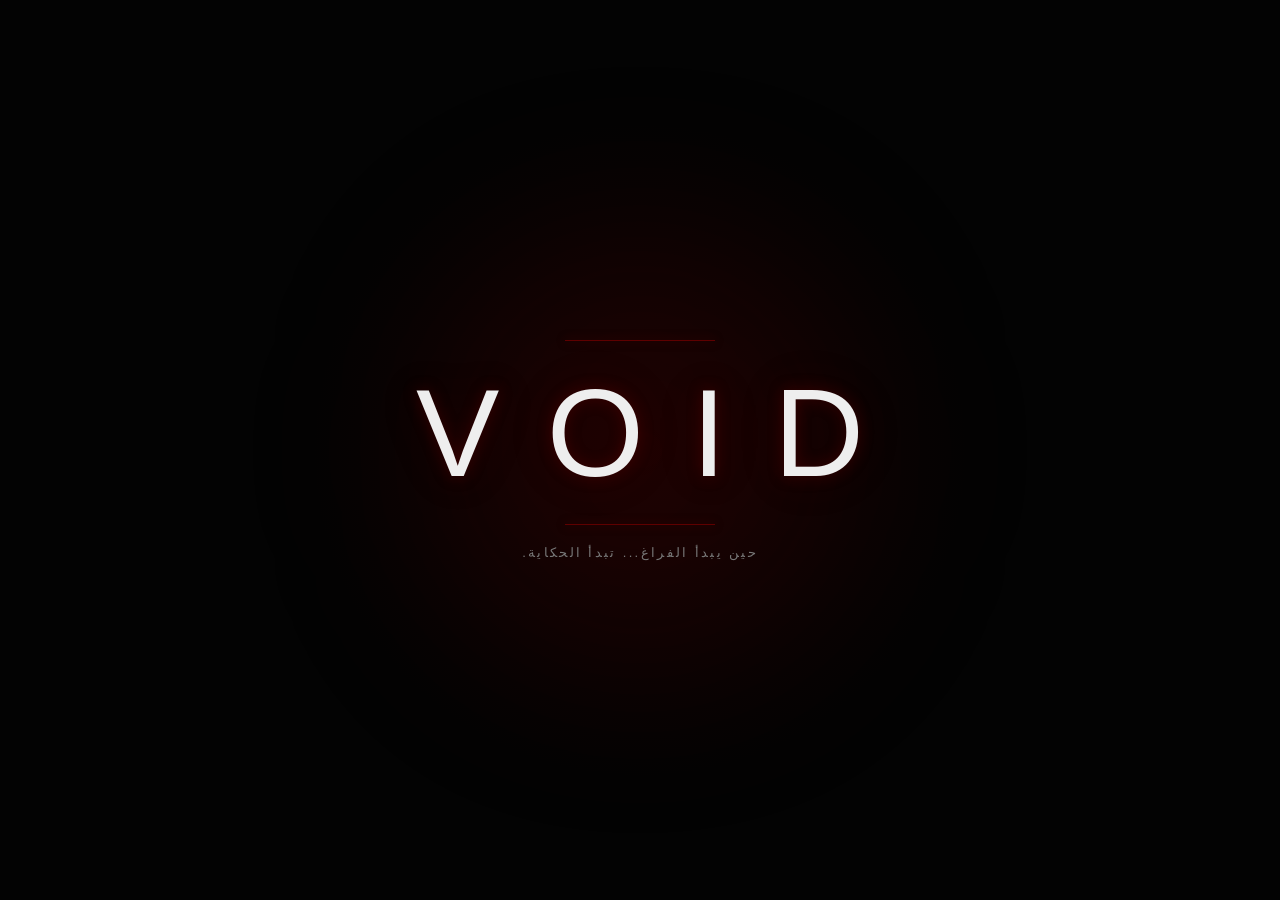
<file: index.html>
<!DOCTYPE html>
<html lang="ar" dir="rtl">

<head>    
<link rel="icon" type="image/svg+xml" href="assets/favicon.svg">
    <meta charset="UTF-8">

    <meta
        name="viewport"
        content="width=device-width, initial-scale=1.0"
    >

    <title>VOID</title>


    <!-- خط Amiri -->

    <link
        rel="preconnect"
        href="https://fonts.googleapis.com"
    >

    <link
        rel="preconnect"
        href="https://fonts.gstatic.com"
        crossorigin
    >

    <link
        href="https://fonts.googleapis.com/css2?family=Amiri:wght@400;700&display=swap"
        rel="stylesheet"
    >


    <link
        rel="stylesheet"
        href="style.css"
    >

</head>


<body>


    <!-- =====================================================
         شاشة الافتتاح
    ====================================================== -->

    <div id="intro">

        <div class="intro-glow"></div>

        <div class="intro-content">

            <div class="intro-line"></div>

            <h1>VOID</h1>

            <div class="intro-line"></div>

            <p>
                حين يبدأ الفراغ... تبدأ الحكاية.
            </p>

        </div>

    </div>


    <!-- =====================================================
         الموقع
    ====================================================== -->

    <div id="site">


        <!-- =================================================
             طبقة إغلاق القائمة — الهاتف فقط
        ================================================== -->

        <div
            class="mobile-menu-overlay"
            id="mobile-menu-overlay"
        ></div>


        <!-- =================================================
             زر فتح القائمة — الهاتف فقط
        ================================================== -->

        <button
            class="mobile-menu-button"
            id="mobile-menu-button"
            type="button"
            aria-label="فتح القائمة"
        >

            <span></span>
            <span></span>
            <span></span>

        </button>


        <!-- =================================================
             القائمة الجانبية
        ================================================== -->

        <aside class="sidebar">


            <button
                class="mobile-close-button"
                id="mobile-close-button"
                type="button"
                aria-label="إغلاق القائمة"
            >
                →
            </button>


            <div class="logo">
                <span>V</span>OID
            </div>


            <div class="sidebar-divider"></div>


            <nav class="navigation">

                <a
                    href="#home"
                    class="nav-item active"
                >
                    <span class="nav-number">
                        01
                    </span>

                    <span>
                        الرئيسية
                    </span>
                </a>


                <a
                    href="chapters/"
                    class="nav-item"
                >
                    <span class="nav-number">
                        02
                    </span>

                    <span>
                        الفصول
                    </span>
                </a>


                <a
                    href="#"
                    class="nav-item empty-link"
                >
                    <span class="nav-number">
                        03
                    </span>

                    <span>
                        عالم الرواية
                    </span>
                </a>


                <a
                    href="settings/"
                    class="nav-item"
                >
                    <span class="nav-number">
                        04
                    </span>

                    <span>
                        إعدادات الموقع
                    </span>
                </a>

            </nav>


            <div class="sidebar-bottom">

                <span>
                    VOID
                </span>

                <span class="sidebar-status"></span>

            </div>


        </aside>


        <!-- =================================================
             المحتوى الرئيسي
        ================================================== -->

        <main
            class="main-content"
            id="home"
        >


            <div class="background-symbol">
                V
            </div>


            <!-- =================================================
                 القسم الرئيسي للرواية
            ================================================== -->

            <section class="hero-section">


                <div class="hero-cover">

                    <div class="cover-frame">

                        <img
                            src="assets/cover.jpg"
                            alt="غلاف رواية VOID"
                        >

                    </div>

                </div>


                <div class="hero-info">


                    <div class="hero-label">
                        رواية
                    </div>


                    <h2>
                        VOID
                    </h2>


                    <div class="hero-line"></div>


                    <p class="hero-description">
                        لكل إنسان قبر يحفره بنفسه قبل أن يموت. لكن ماذا إذا كنت حياً بالفعل... وحبيس قبر لم تحفره بنفسك؟
                    </p>


                    <div class="hero-actions">

                        <a
                            href="chapters/"
                            class="primary-button"
                            id="start-reading-button"
                        >
                            ابدأ القراءة
                        </a>


                        <a
                            href="#continue-reading"
                            class="secondary-button"
                        >
                            متابعة القراءة
                        </a>

                    </div>


                </div>


            </section>


            <!-- =================================================
                 نبذة الرواية
            ================================================== -->

            <section class="story-section">


                <div class="section-heading">

                    <span class="section-number">
                        01
                    </span>


                    <h3>
                        نبذة عن الرواية
                    </h3>

                </div>


                <div class="story-text">

                    <p>
                        لكل إنسان قبر يحفره بنفسه قبل أن يموت. لكن ماذا إذا كنت حياً بالفعل... وحبيس قبر لم تحفره بنفسك؟ يولد في عالم قرر مصيره منذ آلاف السنين. طوائف تحكم، أنظمة لا تتغير، أقدار مكتوبة بالحجر. كل شخص يعرف مكانه. كل شخص يقبل قيوده. لكنه ضعيف جداً حتى لا يقبل. ضعيف جداً حتى ينكسر. ضعيف جداً حتى يستسلم. فيشعر بشيء يحرقه من الداخل — جوع عميق لا ينطفأ. إرادة تأكل نفسها من الداخل. رفض أولي لكل ما قالوا له أنه مستحيل. فينهض. كسراً تلو كسر. ألماً تلو ألم. هزيمة تلو هزيمة. والعالم سيحاول إيقافه. الطوائف ستقتله. الأقوياء سيداسونه. لكنه سيصعد. سيصبح أقوى من كل ما حاول تحطيمه. سيصبح قوة لا يستطيع العالم القديم استيعابها. وعندما يقف على القمة... سيفهم أخيراً لماذا كان عليه أن يذوب أولاً قبل أن يحترق.
                    </p>

                </div>


            </section>


            <!-- =================================================
                 متابعة القراءة
            ================================================== -->

            <section
                class="continue-section"
                id="continue-reading"
            >


                <div class="section-heading">

                    <span class="section-number">
                        02
                    </span>


                    <h3>
                        متابعة القراءة
                    </h3>

                </div>


                <div
                    class="continue-card"
                    id="continue-card"
                >


                    <div
                        class="continue-empty"
                        id="continue-empty"
                    >

                        <span class="empty-symbol">
                            VOID
                        </span>


                        <h4>
                            لم تبدأ القراءة بعد
                        </h4>


                        <p>
                            عندما تبدأ بقراءة أحد الفصول، سيتم حفظ مكان توقفك هنا.
                        </p>

                    </div>


                    <div
                        class="continue-content"
                        id="continue-content"
                    >


                        <div class="continue-chapter">

                            <span class="continue-label">
                                آخر فصل تمت قراءته
                            </span>


                            <h4 id="last-chapter-title">
                                —
                            </h4>

                        </div>


                        <div class="progress-area">


                            <div class="progress-top">

                                <span>
                                    التقدم
                                </span>


                                <span id="progress-percent">
                                    0%
                                </span>

                            </div>


                            <div class="progress-bar">

                                <div
                                    class="progress-fill"
                                    id="progress-fill"
                                ></div>

                            </div>

                        </div>


                        <a
                            href="#"
                            class="continue-button disabled"
                            id="continue-button"
                            aria-disabled="true"
                        >
                            متابعة القراءة
                        </a>


                    </div>


                </div>


            </section>


            <!-- =================================================
                 آخر فصل مضاف
            ================================================== -->

            <section class="latest-section">


                <div class="section-heading">

                    <span class="section-number">
                        03
                    </span>


                    <h3>
                        آخر فصل
                    </h3>

                </div>


                <div class="latest-card">


                    <div class="latest-main">

                        <span class="latest-label">
                            الفصل الأخير
                        </span>


                        <h4 id="latest-chapter-title">
                            لم تتم إضافة الفصول بعد
                        </h4>

                    </div>


                    <a
                        href="#"
                        class="latest-button disabled"
                        id="latest-button"
                        aria-disabled="true"
                    >
                        قراءة الفصل
                    </a>


                </div>


            </section>


            <!-- =================================================
                 نهاية الصفحة
            ================================================== -->

            <footer class="site-footer">


                <span>
                    VOID
                </span>


                <span>
                    © جميع الحقوق محفوظة
                </span>


            </footer>


        </main>


    </div>


    <script src="script.js"></script>


    <!-- =====================================================
         التحكم بقائمة الهاتف
    ====================================================== -->

    <script>

        const mobileMenuButton =
            document.getElementById(
                "mobile-menu-button"
            );


        const mobileCloseButton =
            document.getElementById(
                "mobile-close-button"
            );


        const mobileMenuOverlay =
            document.getElementById(
                "mobile-menu-overlay"
            );


        const mobileSidebar =
            document.querySelector(
                ".sidebar"
            );


        function openMobileMenu() {

            mobileSidebar.classList.add(
                "mobile-open"
            );

            mobileMenuButton.classList.add(
                "hidden"
            );

            mobileMenuOverlay.classList.add(
                "show"
            );

        }


        function closeMobileMenu() {

            mobileSidebar.classList.remove(
                "mobile-open"
            );

            mobileMenuButton.classList.remove(
                "hidden"
            );

            mobileMenuOverlay.classList.remove(
                "show"
            );

        }


        mobileMenuButton.addEventListener(
            "click",
            openMobileMenu
        );


        mobileCloseButton.addEventListener(
            "click",
            closeMobileMenu
        );


        mobileMenuOverlay.addEventListener(
            "click",
            closeMobileMenu
        );


        document.addEventListener(
            "keydown",
            function(event) {

                if (
                    event.key === "Escape" &&
                    mobileSidebar.classList.contains(
                        "mobile-open"
                    )
                ) {

                    closeMobileMenu();

                }

            }
        );

    </script>


</body>
</html>
</file>
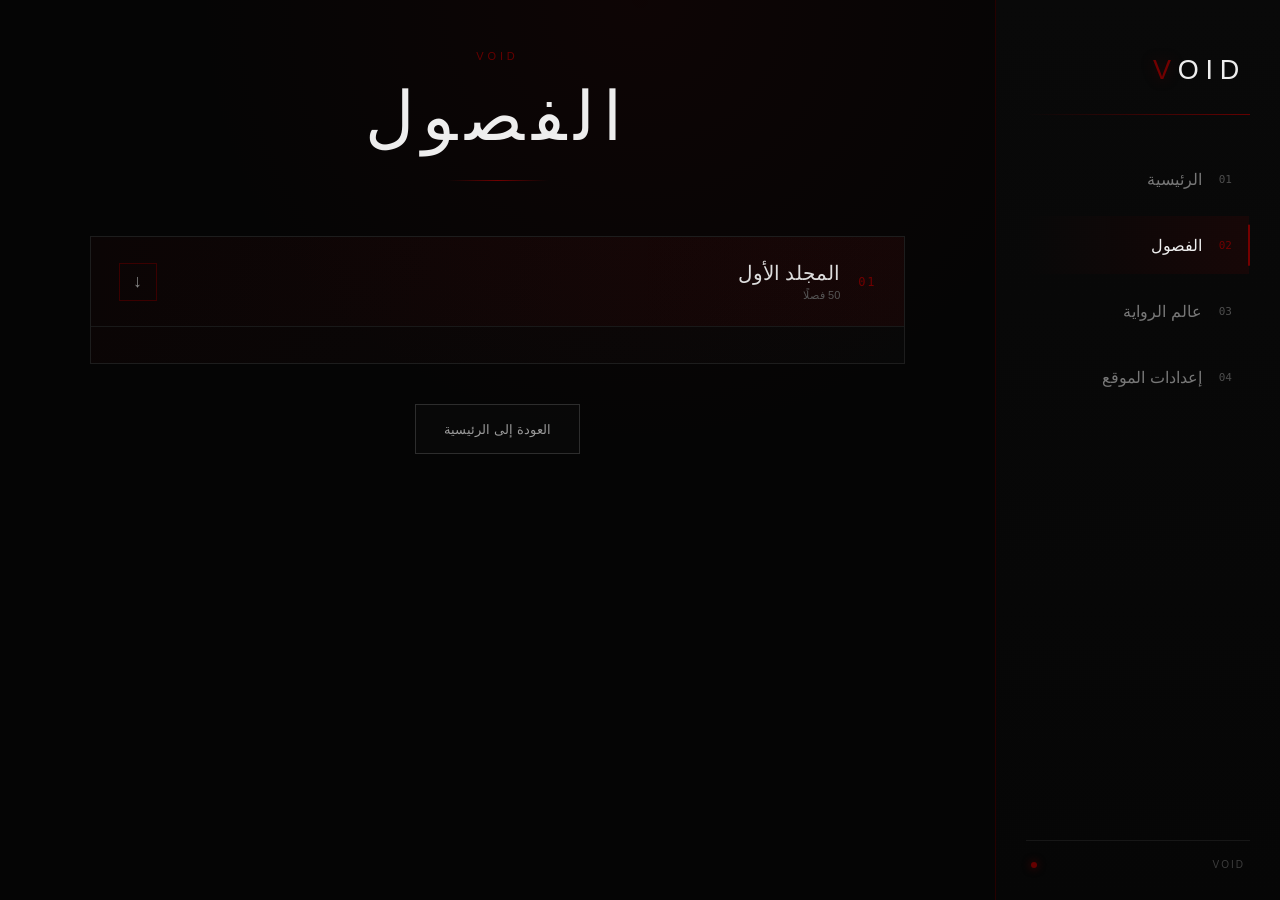
<file: chapters/index.html>
<!DOCTYPE html>
<html lang="ar" dir="rtl">

<head>
<link rel="icon" type="image/svg+xml" href="../assets/favicon.svg">
    <meta charset="UTF-8">

    <meta
        name="viewport"
        content="width=device-width, initial-scale=1.0"
    >

    <title>VOID — الفصول</title>


    <!-- خط Amiri -->

    <link
        rel="preconnect"
        href="https://fonts.googleapis.com"
    >

    <link
        rel="preconnect"
        href="https://fonts.gstatic.com"
        crossorigin
    >

    <link
        href="https://fonts.googleapis.com/css2?family=Amiri:wght@400;700&display=swap"
        rel="stylesheet"
    >


    <style>

        /* =====================================================
           الأساس
        ===================================================== */

        * {
            margin: 0;
            padding: 0;
            box-sizing: border-box;
        }


        html {
            scroll-behavior: smooth;

            scrollbar-width: none;
        }


        html::-webkit-scrollbar {
            width: 0;
            height: 0;

            display: none;
        }


        body {
            min-height: 100vh;

            background:
                radial-gradient(
                    circle at 50% 0%,
                    rgba(90, 0, 0, 0.10),
                    transparent 40%
                ),
                #050505;

            color: #e8e8e8;

            font-family:
                "Segoe UI",
                Tahoma,
                Arial,
                sans-serif;

            overflow-x: hidden;

            scrollbar-width: none;

            transition:
                background .35s ease,
                color .35s ease,
                font-family .25s ease;
        }


        body::-webkit-scrollbar {
            width: 0;
            height: 0;

            display: none;
        }


        /* =====================================================
           Amiri
        ===================================================== */

        body.site-font-amiri {
            font-family:
                "Amiri",
                serif;
        }


        body.site-font-amiri
        button,
        body.site-font-amiri
        a {
            font-family:
                "Amiri",
                serif;
        }


        /* =====================================================
           القائمة الجانبية
        ===================================================== */

        .sidebar {
            position: fixed;

            top: 0;
            right: 0;

            width: 285px;
            height: 100vh;

            display: flex;
            flex-direction: column;

            padding:
                55px
                30px
                30px;

            background:
                linear-gradient(
                    180deg,
                    #090909 0%,
                    #060606 100%
                );

            border-left:
                1px solid #260000;

            z-index: 1000;
        }


        .logo {
            color: #eeeeee;

            font-size: 27px;

            font-weight: 300;

            letter-spacing: .25em;

            text-align: right;

            padding-right: 4px;
        }


        .logo span {
            color: #720000;

            text-shadow:
                0 0 14px rgba(130, 0, 0, .35);
        }


        .sidebar-divider {
            width: 100%;

            height: 1px;

            margin:
                28px 0
                35px;

            background:
                linear-gradient(
                    to left,
                    #650000,
                    rgba(101, 0, 0, 0)
                );
        }


        .navigation {
            display: flex;
            flex-direction: column;

            gap: 8px;
        }


        .nav-item {
            position: relative;

            min-height: 58px;

            display: flex;

            align-items: center;

            gap: 17px;

            padding: 0 17px;

            color: #777;

            text-decoration: none;

            border-right:
                1px solid transparent;

            transition:
                color .35s ease,
                background .35s ease,
                transform .35s ease;
        }


        .nav-item::before {
            content: "";

            position: absolute;

            right: -1px;
            top: 50%;

            width: 2px;
            height: 0;

            background: #760000;

            transform:
                translateY(-50%);

            transition:
                height .35s ease;
        }


        .nav-item:hover,
        .nav-item.active {
            color: #eeeeee;

            background:
                linear-gradient(
                    to left,
                    rgba(100, 0, 0, .16),
                    rgba(100, 0, 0, 0)
                );
        }


        .nav-item:hover::before,
        .nav-item.active::before {
            height: 70%;
        }


        .nav-item:hover {
            transform:
                translateX(-4px);
        }


        .nav-number {
            color: #4d4d4d;

            font-family: monospace;

            font-size: 11px;
        }


        .nav-item:hover .nav-number,
        .nav-item.active .nav-number {
            color: #700000;
        }


        .sidebar-bottom {
            margin-top: auto;

            display: flex;

            align-items: center;

            justify-content: space-between;

            padding:
                18px 5px 0;

            border-top:
                1px solid #171717;

            color: #3d3d3d;

            font-size: 10px;

            letter-spacing: .2em;
        }


        .sidebar-status {
            width: 6px;
            height: 6px;

            border-radius: 50%;

            background: #650000;

            box-shadow:
                0 0 8px rgba(120,0,0,.7);
        }


        /* =====================================================
           الهاتف
        ===================================================== */

        .mobile-menu-button,
        .mobile-close-button,
        .mobile-menu-overlay {
            display: none;
        }


        /* =====================================================
           الصفحة
        ===================================================== */

        .chapters-wrapper {
            width:
                calc(100% - 285px);

            min-height: 100vh;

            margin-right:
                285px;

            padding:
                50px 7vw 80px;
        }


        .chapters-page {
            width: 100%;

            max-width: 1000px;

            margin: 0 auto;
        }


        .page-header {
            text-align: center;

            margin-bottom: 55px;
        }


        .page-label {
            display: block;

            color: #650000;

            font-size: 11px;

            letter-spacing: .35em;

            margin-bottom: 15px;
        }


        .page-title {
            color: #eeeeee;

            font-size:
                clamp(38px, 7vw, 68px);

            font-weight: 200;

            letter-spacing: .12em;
        }


        .page-line {
            width: 100px;

            height: 1px;

            margin: 24px auto 0;

            background:
                linear-gradient(
                    to right,
                    transparent,
                    #720000,
                    transparent
                );
        }


        /* =====================================================
           المجلد
        ===================================================== */

        .volume {
            width: 100%;

            border:
                1px solid #1d1d1d;

            background:
                linear-gradient(
                    135deg,
                    rgba(90,0,0,.07),
                    rgba(255,255,255,.012)
                );

            overflow: hidden;
        }


        .volume-header {
            width: 100%;

            display: flex;

            align-items: center;

            justify-content: space-between;

            gap: 20px;

            padding:
                24px 28px;

            background:
                linear-gradient(
                    to left,
                    rgba(110,0,0,.12),
                    transparent
                );

            border-bottom:
                1px solid #191919;

            cursor: pointer;

            user-select: none;

            transition:
                background .3s ease;
        }


        .volume-header:hover {
            background:
                linear-gradient(
                    to left,
                    rgba(110,0,0,.18),
                    transparent
                );
        }


        .volume-info {
            display: flex;

            align-items: center;

            gap: 18px;
        }


        .volume-number {
            color: #700000;

            font-family: monospace;

            font-size: 12px;

            letter-spacing: .15em;
        }


        .volume-title {
            color: #dddddd;

            font-size: 20px;

            font-weight: 400;
        }


        .volume-count {
            color: #555;

            font-size: 11px;

            margin-top: 4px;
        }


        .volume-arrow {
            width: 38px;
            height: 38px;

            display: flex;

            align-items: center;
            justify-content: center;

            border:
                1px solid #3b0000;

            color: #8a8a8a;

            font-size: 18px;

            transition:
                transform .35s ease,
                color .3s ease,
                border-color .3s ease,
                background .3s ease;
        }


        .volume-header:hover .volume-arrow {
            color: #eeeeee;

            border-color: #650000;

            background:
                rgba(100,0,0,.10);
        }


        .volume.open .volume-arrow {
            transform:
                rotate(180deg);

            color: #eeeeee;

            border-color: #650000;

            background:
                rgba(100,0,0,.10);
        }


        /* =====================================================
           قائمة الفصول
        ===================================================== */

        .chapters-list {
            display: grid;

            grid-template-columns:
                repeat(2, minmax(0, 1fr));

            gap: 10px;

            padding: 18px;

            max-height: 0;

            opacity: 0;

            overflow: hidden;

            transition:
                max-height .5s ease,
                opacity .35s ease,
                padding .4s ease;
        }


        .volume.open .chapters-list {
            max-height: 5000px;

            opacity: 1;

            padding:
                20px;
        }


        /* =====================================================
           بطاقة الفصل
        ===================================================== */

        .chapter-item {
            position: relative;

            min-height: 70px;

            display: flex;

            align-items: center;

            gap: 17px;

            padding:
                0 18px;

            border:
                1px solid #1b1b1b;

            background:
                rgba(255,255,255,.012);

            text-decoration: none;

            color: #777;

            transition:
                color .3s ease,
                border-color .3s ease,
                background .3s ease,
                transform .3s ease;
        }


        .chapter-item::before {
            content: "";

            position: absolute;

            top: 0;
            bottom: 0;
            right: 0;

            width: 2px;

            background: #650000;

            transform:
                scaleY(0);

            transition:
                transform .3s ease;
        }


        .chapter-item:hover {
            color: #eeeeee;

            border-color:
                #350000;

            background:
                linear-gradient(
                    to left,
                    rgba(100,0,0,.10),
                    rgba(255,255,255,.012)
                );

            transform:
                translateX(-3px);
        }


        .chapter-item:hover::before {
            transform:
                scaleY(1);
        }


        .chapter-number {
            color: #650000;

            font-family: monospace;

            font-size: 12px;

            min-width: 28px;
        }


        .chapter-name {
            color: inherit;

            font-size: 14px;
        }


        .chapter-status {
            margin-right: auto;

            color: #3f3f3f;

            font-size: 10px;

            letter-spacing: .08em;

            white-space: nowrap;
        }


        .chapter-status.completed {
            color: #760000;

            font-size: 14px;

            font-weight: 600;
        }


        .chapter-item.completed {
            border-color:
                #260000;
        }


        .chapter-item.completed .chapter-number {
            color:
                #760000;
        }


        /* =====================================================
           الفصول غير المنشورة
        ===================================================== */

        .chapter-item.unavailable {
            cursor: default;

            opacity: .55;
        }


        .chapter-item.unavailable:hover {
            color: #777;

            border-color:
                #1b1b1b;

            background:
                rgba(255,255,255,.012);

            transform: none;
        }


        .chapter-item.unavailable:hover::before {
            transform:
                scaleY(0);
        }


        /* =====================================================
           العودة
        ===================================================== */

        .back-button {
            display: flex;

            align-items: center;

            justify-content: center;

            width: fit-content;

            min-height: 50px;

            padding:
                0 28px;

            margin:
                40px auto 0;

            border:
                1px solid #2d2d2d;

            color: #999;

            text-decoration: none;

            font-size: 13px;

            background:
                rgba(255,255,255,.01);

            transition:
                color .3s ease,
                border-color .3s ease,
                background .3s ease,
                transform .3s ease;
        }


        .back-button:hover {
            color: #eeeeee;

            border-color: #650000;

            background:
                rgba(90,0,0,.10);

            transform:
                translateY(-2px);
        }


        /* =====================================================
           الوضع الفاتح
        ===================================================== */

        body.light-mode {
            background:
                radial-gradient(
                    circle at 50% 0%,
                    rgba(120,0,0,.06),
                    transparent 40%
                ),
                #eeeeee;

            color:
                #202020;
        }


        body.light-mode .sidebar {
            background:
                linear-gradient(
                    180deg,
                    #f1f1f1 0%,
                    #e8e8e8 100%
                );

            border-left:
                1px solid #d2baba;
        }


        body.light-mode .logo,
        body.light-mode .page-title {
            color:
                #202020;
        }


        body.light-mode .nav-item:hover,
        body.light-mode .nav-item.active {
            color:
                #202020;

            background:
                linear-gradient(
                    to left,
                    rgba(120,0,0,.07),
                    transparent
                );
        }


        body.light-mode .sidebar-bottom {
            border-top:
                1px solid #d7d7d7;

            color:
                #777;
        }


        body.light-mode .volume {
            border-color:
                #d8d8d8;

            background:
                rgba(255,255,255,.7);
        }


        body.light-mode .volume-header {
            background:
                linear-gradient(
                    to left,
                    rgba(120,0,0,.05),
                    transparent
                );

            border-bottom:
                1px solid #dddddd;
        }


        body.light-mode .volume-title {
            color:
                #202020;
        }


        body.light-mode .chapter-item {
            border-color:
                #d3d3d3;

            background:
                rgba(255,255,255,.65);

            color:
                #666;
        }


        body.light-mode .chapter-item:hover {
            color:
                #202020;

            border-color:
                #800000;

            background:
                rgba(120,0,0,.05);
        }


        body.light-mode .chapter-status.completed {
            color:
                #800000;
        }


        body.light-mode .back-button {
            border-color:
                #cfcfcf;

            color:
                #666;

            background:
                rgba(255,255,255,.65);
        }


        /* =====================================================
           الهاتف
        ===================================================== */

        @media (max-width: 800px) {

            html {
                overflow-x: hidden;

                scrollbar-width: none;
            }


            body {
                overflow-x: hidden;

                scrollbar-width: none;
            }


            .sidebar {
                top: 0;

                right: 0;

                left: auto;

                width:
                    min(82vw, 300px);

                height: 100vh;

                padding:
                    35px 25px 25px;

                transform:
                    translate3d(
                        100%,
                        0,
                        0
                    );

                z-index: 220;

                will-change:
                    transform;

                transition:
                    transform .35s
                    cubic-bezier(
                        .22,
                        .61,
                        .36,
                        1
                    );
            }


            .sidebar.mobile-open {
                transform:
                    translate3d(
                        0,
                        0,
                        0
                    );
            }


            .mobile-menu-overlay {
                position: fixed;

                inset: 0;

                display: block;

                background:
                    rgba(0,0,0,.55);

                opacity: 0;

                visibility: hidden;

                pointer-events: none;

                z-index: 210;

                transition:
                    opacity .25s ease,
                    visibility .25s ease;
            }


            .mobile-menu-overlay.show {
                opacity: 1;

                visibility: visible;

                pointer-events: auto;
            }


            .mobile-menu-button {
                position: fixed;

                top: 18px;
                right: 18px;

                width: 46px;
                height: 46px;

                display: flex;

                flex-direction: column;

                align-items: center;
                justify-content: center;

                gap: 5px;

                padding: 0;

                border:
                    1px solid #4f0000;

                border-radius: 2px;

                background:
                    rgba(5,5,5,.96);

                cursor: pointer;

                z-index: 250;
            }


            .mobile-menu-button span {
                display: block;

                width: 23px;
                height: 2px;

                border-radius: 1px;

                background:
                    #d4d4d4;
            }


            .mobile-menu-button.hidden {
                opacity: 0;

                visibility: hidden;

                pointer-events: none;
            }


            .mobile-close-button {
                position: absolute;

                top: 17px;
                right: 17px;

                width: 44px;
                height: 44px;

                display: flex;

                align-items: center;
                justify-content: center;

                padding: 0;

                border:
                    1px solid #5b0000;

                border-radius: 3px;

                background:
                    linear-gradient(
                        145deg,
                        rgba(105,0,0,.2),
                        rgba(255,255,255,.025)
                    );

                color:
                    #d2d2d2;

                font-size:
                    24px;

                cursor:
                    pointer;

                z-index:
                    5;
            }


            .logo {
                margin-top:
                    40px;
            }


            .navigation {
                flex-direction:
                    column;

                gap:
                    8px;
            }


            .nav-item {
                width:
                    100%;

                min-height:
                    56px;

                justify-content:
                    flex-start;
            }


            .sidebar-bottom {
                margin-top:
                    auto;
            }


            .chapters-wrapper {
                width:
                    100%;

                min-height:
                    100vh;

                margin-right:
                    0;

                padding:
                    30px 14px 60px;
            }


            .chapters-page {
                max-width:
                    100%;
            }


            .page-header {
                margin-bottom:
                    35px;
            }


            .volume-header {
                padding:
                    20px 18px;
            }


            .volume-info {
                gap:
                    12px;
            }


            .volume-title {
                font-size:
                    17px;
            }


            .volume-count {
                font-size:
                    10px;
            }


            .chapters-list {
                grid-template-columns:
                    1fr;

                gap:
                    8px;
            }


            .volume.open .chapters-list {
                padding:
                    14px;
            }


            .chapter-item {
                min-height:
                    62px;

                padding:
                    0 15px;
            }


            .chapter-name {
                font-size:
                    13px;
            }


            .chapter-status {
                font-size:
                    10px;
            }


            .back-button {
                width:
                    100%;
            }

        }


        /* =====================================================
           الهاتف الصغير
        ===================================================== */

        @media (max-width: 450px) {

            .mobile-menu-button {
                top:
                    14px;

                right:
                    14px;

                width:
                    43px;

                height:
                    43px;
            }


            .mobile-close-button {
                top:
                    14px;

                right:
                    14px;

                width:
                    41px;

                height:
                    41px;
            }


            .chapters-wrapper {
                padding:
                    25px 12px 55px;
            }

        }

    </style>

</head>


<body>


    <!-- =====================================================
         طبقة إغلاق الهاتف
    ====================================================== -->

    <div
        class="mobile-menu-overlay"
        id="mobile-menu-overlay"
    ></div>


    <!-- =====================================================
         زر القائمة
    ====================================================== -->

    <button
        class="mobile-menu-button"
        id="mobile-menu-button"
        type="button"
        aria-label="فتح القائمة"
    >

        <span></span>
        <span></span>
        <span></span>

    </button>


    <!-- =====================================================
         القائمة
    ====================================================== -->

    <aside class="sidebar">


        <button
            class="mobile-close-button"
            id="mobile-close-button"
            type="button"
            aria-label="إغلاق القائمة"
        >
            →
        </button>


        <div class="logo">
            <span>V</span>OID
        </div>


        <div class="sidebar-divider"></div>


        <nav class="navigation">


            <a
                href="../"
                class="nav-item"
            >
                <span class="nav-number">
                    01
                </span>

                <span>
                    الرئيسية
                </span>
            </a>


            <a
                href="./"
                class="nav-item active"
            >
                <span class="nav-number">
                    02
                </span>

                <span>
                    الفصول
                </span>
            </a>


            <a
                href="#"
                class="nav-item empty-link"
            >
                <span class="nav-number">
                    03
                </span>

                <span>
                    عالم الرواية
                </span>
            </a>


            <a
                href="../settings/"
                class="nav-item"
            >
                <span class="nav-number">
                    04
                </span>

                <span>
                    إعدادات الموقع
                </span>
            </a>


        </nav>


        <div class="sidebar-bottom">

            <span>
                VOID
            </span>

            <span class="sidebar-status"></span>

        </div>


    </aside>


    <!-- =====================================================
         المحتوى
    ====================================================== -->

    <div class="chapters-wrapper">


        <main class="chapters-page">


            <header class="page-header">

                <span class="page-label">
                    VOID
                </span>


                <h1 class="page-title">
                    الفصول
                </h1>


                <div class="page-line"></div>

            </header>


            <section
                class="volume"
                id="volume-1"
            >


                <div
                    class="volume-header"
                    id="volume-header"
                >


                    <div class="volume-info">

                        <div class="volume-number">
                            01
                        </div>


                        <div>

                            <h2 class="volume-title">
                                المجلد الأول
                            </h2>


                            <div class="volume-count">
                                50 فصلًا
                            </div>

                        </div>

                    </div>


                    <div class="volume-arrow">
                        ↓
                    </div>


                </div>


                <div
                    class="chapters-list"
                    id="chapters-list"
                ></div>


            </section>


            <a
                href="../"
                class="back-button"
            >
                العودة إلى الرئيسية
            </a>


        </main>


    </div>


    <!-- =====================================================
         JavaScript
    ====================================================== -->

    <script>

        /* =================================================
           الإعدادات العامة
        ================================================= */

        const MAX_CHAPTERS =
            50;


        /*
           آخر فصل منشور حاليًا.
           غيّره من 1 إلى 2 عند إضافة الفصل الثاني.
        */

        const LATEST_PUBLISHED_CHAPTER =
            1;


        const chapterNames = {

            1: "الفصل الأول",
            2: "الفصل الثاني",
            3: "الفصل الثالث",
            4: "الفصل الرابع",
            5: "الفصل الخامس",
            6: "الفصل السادس",
            7: "الفصل السابع",
            8: "الفصل الثامن",
            9: "الفصل التاسع",
            10: "الفصل العاشر",
            11: "الفصل الحادي عشر",
            12: "الفصل الثاني عشر",
            13: "الفصل الثالث عشر",
            14: "الفصل الرابع عشر",
            15: "الفصل الخامس عشر",
            16: "الفصل السادس عشر",
            17: "الفصل السابع عشر",
            18: "الفصل الثامن عشر",
            19: "الفصل التاسع عشر",
            20: "الفصل العشرون",
            21: "الفصل الحادي والعشرون",
            22: "الفصل الثاني والعشرون",
            23: "الفصل الثالث والعشرون",
            24: "الفصل الرابع والعشرون",
            25: "الفصل الخامس والعشرون",
            26: "الفصل السادس والعشرون",
            27: "الفصل السابع والعشرون",
            28: "الفصل الثامن والعشرون",
            29: "الفصل التاسع والعشرون",
            30: "الفصل الثلاثون",
            31: "الفصل الحادي والثلاثون",
            32: "الفصل الثاني والثلاثون",
            33: "الفصل الثالث والثلاثون",
            34: "الفصل الرابع والثلاثون",
            35: "الفصل الخامس والثلاثون",
            36: "الفصل السادس والثلاثون",
            37: "الفصل السابع والثلاثون",
            38: "الفصل الثامن والثلاثون",
            39: "الفصل التاسع والثلاثون",
            40: "الفصل الأربعون",
            41: "الفصل الحادي والأربعون",
            42: "الفصل الثاني والأربعون",
            43: "الفصل الثالث والأربعون",
            44: "الفصل الرابع والأربعون",
            45: "الفصل الخامس والأربعون",
            46: "الفصل السادس والأربعون",
            47: "الفصل السابع والأربعون",
            48: "الفصل الثامن والأربعون",
            49: "الفصل التاسع والأربعون",
            50: "الفصل الخمسون"

        };


        /* =================================================
           إعدادات الموقع
        ================================================= */

        const savedTheme =
            localStorage.getItem(
                "voidSiteTheme"
            ) || "dark";


        const savedFont =
            localStorage.getItem(
                "voidSettingsFont"
            ) || "segoe";


        const fontMap = {

            segoe:
                '"Segoe UI", Tahoma, Arial, sans-serif',

            tahoma:
                'Tahoma, Arial, sans-serif',

            arial:
                'Arial, sans-serif',

            serif:
                'Georgia, "Times New Roman", serif',

            amiri:
                '"Amiri", serif'

        };


        document.body.classList.toggle(
            "light-mode",
            savedTheme === "light"
        );


        document.body.style.fontFamily =
            fontMap[savedFont] ||
            fontMap.segoe;


        document.body.classList.toggle(
            "site-font-amiri",
            savedFont === "amiri"
        );


        /* =================================================
           إنشاء 50 فصل
        ================================================= */

        const chaptersList =
            document.getElementById(
                "chapters-list"
            );


        let readingProgress =
            {};


        try {

            readingProgress =
                JSON.parse(
                    localStorage.getItem(
                        "voidReadingProgress"
                    )
                ) || {};

        } catch (error) {

            readingProgress =
                {};

        }


        for (
            let chapter = 1;
            chapter <= MAX_CHAPTERS;
            chapter++
        ) {

            const item =
                document.createElement(
                    "a"
                );


            item.className =
                "chapter-item";


            const isPublished =
                chapter <=
                LATEST_PUBLISHED_CHAPTER;


            const data =
                readingProgress[
                    chapter
                ];


            const completed =
                data &&
                data.completed === true;


            if (
                completed
            ) {

                item.classList.add(
                    "completed"
                );

            }


            if (
                !isPublished
            ) {

                item.classList.add(
                    "unavailable"
                );

                item.href =
                    "#";

            } else {

                item.href =
                    `chapter-${chapter}.html`;

            }


            const number =
                document.createElement(
                    "span"
                );


            number.className =
                "chapter-number";


            number.textContent =
                String(
                    chapter
                )
                .padStart(
                    2,
                    "0"
                );


            const name =
                document.createElement(
                    "span"
                );


            name.className =
                "chapter-name";


            name.textContent =
                chapterNames[
                    chapter
                ] ||
                `الفصل ${chapter}`;


            const status =
                document.createElement(
                    "span"
                );


            status.className =
                "chapter-status";


            if (
                !isPublished
            ) {

                status.textContent =
                    "قريبًا";

            } else if (
                completed
            ) {

                status.textContent =
                    "✓";

                status.classList.add(
                    "completed"
                );

            } else {

                status.textContent =
                    "قراءة";

            }


            item.appendChild(
                number
            );


            item.appendChild(
                name
            );


            item.appendChild(
                status
            );


            chaptersList.appendChild(
                item
            );

        }


        /* =================================================
           منع الفصول غير المنشورة
        ================================================= */

        document
            .querySelectorAll(
                ".chapter-item.unavailable"
            )
            .forEach(
                (link) => {

                    link.addEventListener(
                        "click",
                        (event) => {

                            event.preventDefault();

                        }
                    );

                }
            );


        /* =================================================
           المجلد
        ================================================= */

        const volume =
            document.getElementById(
                "volume-1"
            );


        const volumeHeader =
            document.getElementById(
                "volume-header"
            );


        volumeHeader.addEventListener(
            "click",
            () => {

                volume.classList.toggle(
                    "open"
                );

            }
        );


        /* =================================================
           القائمة الهاتف
        ================================================= */

        const mobileMenuButton =
            document.getElementById(
                "mobile-menu-button"
            );


        const mobileCloseButton =
            document.getElementById(
                "mobile-close-button"
            );


        const mobileMenuOverlay =
            document.getElementById(
                "mobile-menu-overlay"
            );


        const sidebar =
            document.querySelector(
                ".sidebar"
            );


        function openMobileMenu() {

            sidebar.classList.add(
                "mobile-open"
            );


            mobileMenuButton.classList.add(
                "hidden"
            );


            mobileMenuOverlay.classList.add(
                "show"
            );

        }


        function closeMobileMenu() {

            sidebar.classList.remove(
                "mobile-open"
            );


            mobileMenuButton.classList.remove(
                "hidden"
            );


            mobileMenuOverlay.classList.remove(
                "show"
            );

        }


        mobileMenuButton.addEventListener(
            "click",
            openMobileMenu
        );


        mobileCloseButton.addEventListener(
            "click",
            closeMobileMenu
        );


        mobileMenuOverlay.addEventListener(
            "click",
            closeMobileMenu
        );


        document.addEventListener(
            "keydown",
            (event) => {

                if (
                    event.key === "Escape" &&
                    sidebar.classList.contains(
                        "mobile-open"
                    )
                ) {

                    closeMobileMenu();

                }

            }
        );


        /* =================================================
           الروابط غير الجاهزة
        ================================================= */

        document
            .querySelectorAll(
                ".empty-link"
            )
            .forEach(
                (link) => {

                    link.addEventListener(
                        "click",
                        (event) => {

                            event.preventDefault();

                        }
                    );

                }
            );

    </script>


</body>
</html>
</file>
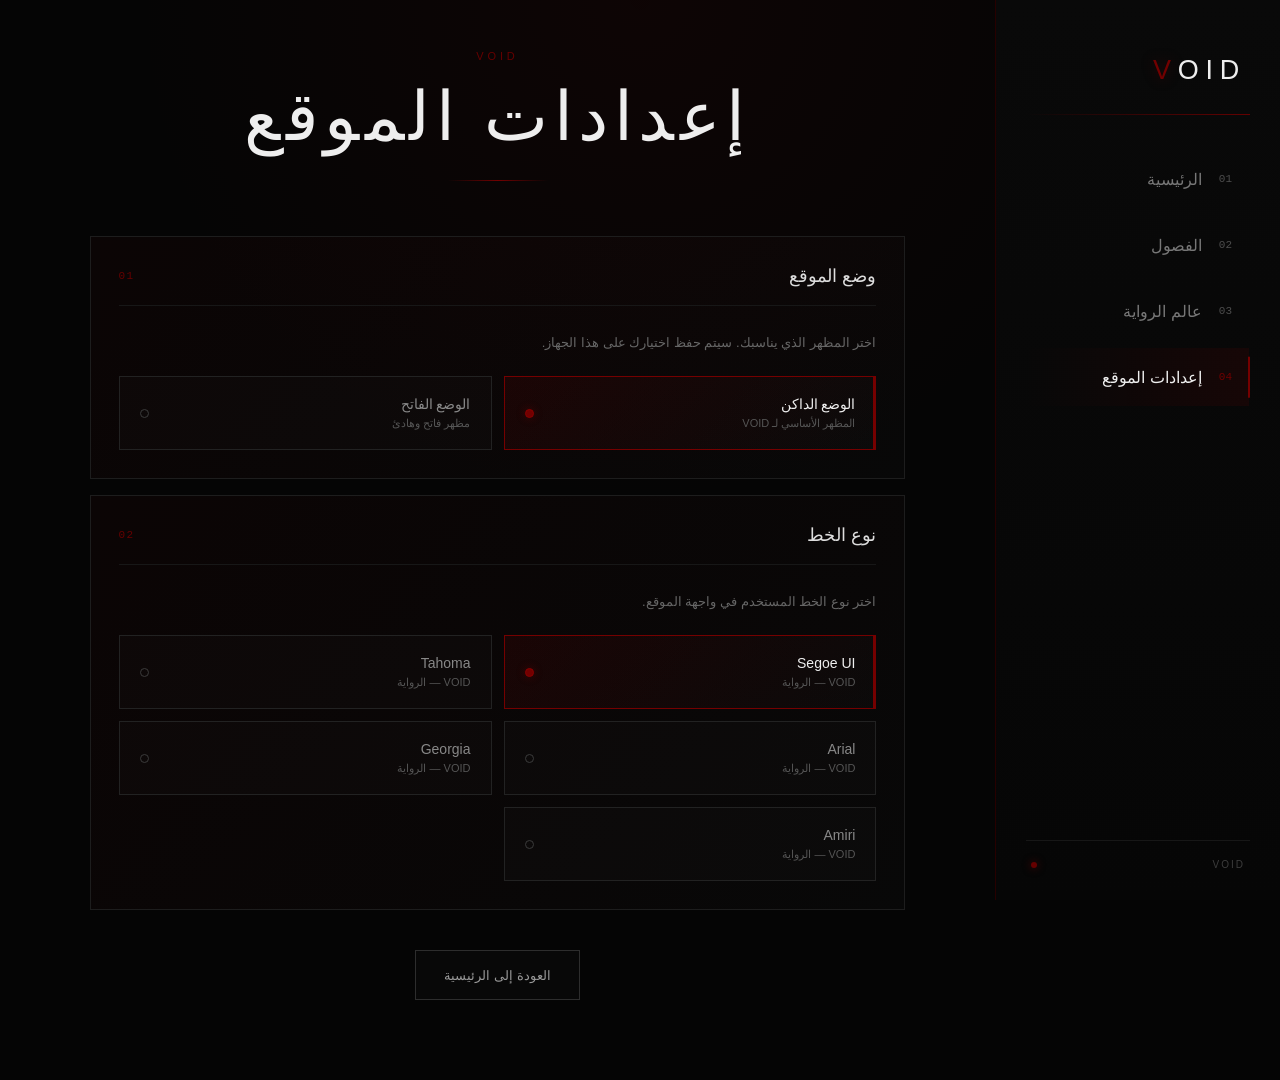
<file: settings/index.html>
<!DOCTYPE html>
<html lang="ar" dir="rtl">

<head>
<link rel="icon" type="image/svg+xml" href="../assets/favicon.svg">
    <meta charset="UTF-8">

    <meta
        name="viewport"
        content="width=device-width, initial-scale=1.0"
    >

    <title>VOID — إعدادات الموقع</title>


    <!-- =====================================================
         خط Amiri
    ====================================================== -->

    <link
        rel="preconnect"
        href="https://fonts.googleapis.com"
    >

    <link
        rel="preconnect"
        href="https://fonts.gstatic.com"
        crossorigin
    >

    <link
        href="https://fonts.googleapis.com/css2?family=Amiri:wght@400;700&display=swap"
        rel="stylesheet"
    >


    <style>

        /* =====================================================
           الأساس
        ===================================================== */

        * {
            margin: 0;
            padding: 0;
            box-sizing: border-box;
        }


        html {
            scroll-behavior: smooth;

            scrollbar-width: none;
        }


        html::-webkit-scrollbar {
            width: 0;
            height: 0;

            display: none;
        }


        body {
            min-height: 100vh;

            background:
                radial-gradient(
                    circle at 50% 0%,
                    rgba(90, 0, 0, 0.10),
                    transparent 40%
                ),
                #050505;

            color: #e8e8e8;

            font-family:
                "Segoe UI",
                Tahoma,
                Arial,
                sans-serif;

            overflow-x: hidden;

            scrollbar-width: none;

            transition:
                background .35s ease,
                color .35s ease,
                font-family .25s ease;
        }


        body::-webkit-scrollbar {
            width: 0;
            height: 0;

            display: none;
        }


        /* =====================================================
           خط Amiri
        ===================================================== */

        body.site-font-amiri {
            font-family:
                "Amiri",
                serif;
        }


        body.site-font-amiri
        button,
        body.site-font-amiri
        a {
            font-family:
                "Amiri",
                serif;
        }


        /* =====================================================
           القائمة الجانبية
        ===================================================== */

        .sidebar {
            position: fixed;

            top: 0;
            right: 0;

            width: 285px;
            height: 100vh;

            display: flex;

            flex-direction: column;

            padding:
                55px
                30px
                30px;

            background:
                linear-gradient(
                    180deg,
                    #090909 0%,
                    #060606 100%
                );

            border-left:
                1px solid #260000;

            z-index: 1000;

            transition:
                background .35s ease,
                border-color .35s ease;
        }


        /* =====================================================
           الشعار
        ===================================================== */

        .logo {
            color: #eeeeee;

            font-size: 27px;

            font-weight: 300;

            letter-spacing: .25em;

            text-align: right;

            padding-right: 4px;
        }


        .logo span {
            color: #720000;

            text-shadow:
                0 0 14px rgba(130, 0, 0, .35);
        }


        .sidebar-divider {
            width: 100%;

            height: 1px;

            margin:
                28px 0
                35px;

            background:
                linear-gradient(
                    to left,
                    #650000,
                    rgba(101, 0, 0, 0)
                );
        }


        /* =====================================================
           التنقل
        ===================================================== */

        .navigation {
            display: flex;

            flex-direction: column;

            gap: 8px;
        }


        .nav-item {
            position: relative;

            min-height: 58px;

            display: flex;

            align-items: center;

            gap: 17px;

            padding: 0 17px;

            color: #777;

            text-decoration: none;

            border-right:
                1px solid transparent;

            transition:
                color .35s ease,
                background .35s ease,
                transform .35s ease;
        }


        .nav-item::before {
            content: "";

            position: absolute;

            right: -1px;

            top: 50%;

            width: 2px;

            height: 0;

            background:
                #760000;

            transform:
                translateY(-50%);

            transition:
                height .35s ease;
        }


        .nav-item:hover,
        .nav-item.active {
            color: #eeeeee;

            background:
                linear-gradient(
                    to left,
                    rgba(100, 0, 0, .16),
                    rgba(100, 0, 0, 0)
                );
        }


        .nav-item:hover::before,
        .nav-item.active::before {
            height: 70%;
        }


        .nav-item:hover {
            transform:
                translateX(-4px);
        }


        .nav-number {
            color: #4d4d4d;

            font-family: monospace;

            font-size: 11px;
        }


        .nav-item:hover .nav-number,
        .nav-item.active .nav-number {
            color: #700000;
        }


        /* =====================================================
           أسفل القائمة
        ===================================================== */

        .sidebar-bottom {
            margin-top: auto;

            display: flex;

            align-items: center;

            justify-content: space-between;

            padding:
                18px 5px 0;

            border-top:
                1px solid #171717;

            color: #3d3d3d;

            font-size: 10px;

            letter-spacing: .2em;
        }


        .sidebar-status {
            width: 6px;

            height: 6px;

            border-radius: 50%;

            background:
                #650000;

            box-shadow:
                0 0 8px rgba(120, 0, 0, .7);
        }


        /* =====================================================
           أزرار الهاتف
        ===================================================== */

        .mobile-menu-button,
        .mobile-close-button,
        .mobile-menu-overlay {
            display: none;
        }


        /* =====================================================
           محتوى الإعدادات
        ===================================================== */

        .settings-wrapper {
            width:
                calc(100% - 285px);

            min-height: 100vh;

            margin-right:
                285px;

            padding:
                50px 7vw 80px;
        }


        .settings-page {
            width: 100%;

            max-width: 900px;

            margin: 0 auto;
        }


        /* =====================================================
           رأس الصفحة
        ===================================================== */

        .page-header {
            text-align: center;

            margin-bottom: 55px;
        }


        .page-label {
            display: block;

            color: #650000;

            font-size: 11px;

            letter-spacing: .35em;

            margin-bottom: 15px;
        }


        .page-title {
            color: #eeeeee;

            font-size:
                clamp(38px, 7vw, 68px);

            font-weight: 200;

            letter-spacing: .08em;
        }


        .page-line {
            width: 100px;

            height: 1px;

            margin:
                24px auto 0;

            background:
                linear-gradient(
                    to right,
                    transparent,
                    #720000,
                    transparent
                );
        }


        /* =====================================================
           بطاقات الإعدادات
        ===================================================== */

        .settings-card {
            position: relative;

            padding:
                28px;

            margin-bottom:
                16px;

            border:
                1px solid #1d1d1d;

            background:
                linear-gradient(
                    135deg,
                    rgba(90, 0, 0, .07),
                    rgba(255,255,255,.012)
                );
        }


        .settings-card-header {
            display: flex;

            align-items: center;

            justify-content: space-between;

            gap: 20px;

            margin-bottom: 24px;

            padding-bottom:
                18px;

            border-bottom:
                1px solid #171717;
        }


        .settings-card-title {
            color: #dddddd;

            font-size: 18px;

            font-weight: 400;
        }


        .settings-card-number {
            color: #650000;

            font-family: monospace;

            font-size: 11px;

            letter-spacing: .12em;
        }


        .settings-description {
            color: #666;

            font-size: 13px;

            line-height: 2;

            margin-bottom:
                20px;
        }


        /* =====================================================
           الخيارات
        ===================================================== */

        .option-grid {
            display: grid;

            grid-template-columns:
                repeat(2, minmax(0, 1fr));

            gap: 12px;
        }


        .option-button {
            position: relative;

            min-height: 74px;

            display: flex;

            align-items: center;

            justify-content: space-between;

            gap: 15px;

            padding:
                0 20px;

            border:
                1px solid #222;

            background:
                rgba(255,255,255,.012);

            color: #888;

            cursor: pointer;

            font-family: inherit;

            transition:
                color .25s ease,
                border-color .25s ease,
                background .25s ease,
                transform .25s ease;
        }


        .option-button:hover {
            color: #eeeeee;

            border-color:
                #500000;

            background:
                rgba(90,0,0,.08);

            transform:
                translateY(-2px);
        }


        .option-button.active {
            color: #eeeeee;

            border-color:
                #750000;

            background:
                linear-gradient(
                    135deg,
                    rgba(110,0,0,.16),
                    rgba(255,255,255,.012)
                );
        }


        .option-button.active::before {
            content: "";

            position: absolute;

            right: 0;

            top: 0;
            bottom: 0;

            width: 2px;

            background:
                #760000;
        }


        .option-main {
            display: flex;

            flex-direction: column;

            align-items: flex-start;

            gap: 5px;
        }


        .option-title {
            font-size: 14px;
        }


        .option-example {
            color: #555;

            font-size: 11px;
        }


        .option-mark {
            width: 9px;

            height: 9px;

            border-radius: 50%;

            border:
                1px solid #3b3b3b;

            transition:
                background .25s ease,
                border-color .25s ease,
                box-shadow .25s ease;
        }


        .option-button.active .option-mark {
            background:
                #720000;

            border-color:
                #8a0000;

            box-shadow:
                0 0 8px rgba(120,0,0,.45);
        }


        /* =====================================================
           الوضع الفاتح
        ===================================================== */

        body.light-mode {
            background:
                radial-gradient(
                    circle at 50% 0%,
                    rgba(120, 0, 0, 0.06),
                    transparent 40%
                ),
                #eeeeee;

            color:
                #202020;
        }


        body.light-mode .sidebar {
            background:
                linear-gradient(
                    180deg,
                    #f1f1f1 0%,
                    #e8e8e8 100%
                );

            border-left:
                1px solid #d2baba;
        }


        body.light-mode .logo {
            color:
                #202020;
        }


        body.light-mode .sidebar-divider {
            background:
                linear-gradient(
                    to left,
                    #900000,
                    rgba(144,0,0,0)
                );
        }


        body.light-mode .nav-item {
            color:
                #777;
        }


        body.light-mode .nav-item:hover,
        body.light-mode .nav-item.active {
            color:
                #202020;

            background:
                linear-gradient(
                    to left,
                    rgba(120,0,0,.07),
                    transparent
                );
        }


        body.light-mode .sidebar-bottom {
            border-top:
                1px solid #d7d7d7;

            color:
                #777;
        }


        body.light-mode .page-title,
        body.light-mode .settings-card-title {
            color:
                #202020;
        }


        body.light-mode .settings-card {
            border-color:
                #d8d8d8;

            background:
                rgba(255,255,255,.7);
        }


        body.light-mode .settings-card-header {
            border-bottom:
                1px solid #dddddd;
        }


        body.light-mode .option-button {
            border-color:
                #d3d3d3;

            background:
                rgba(255,255,255,.7);

            color:
                #666;
        }


        body.light-mode .option-button.active {
            color:
                #202020;

            border-color:
                #800000;

            background:
                rgba(110,0,0,.05);
        }


        /* =====================================================
           العودة
        ===================================================== */

        .back-button {
            display: flex;

            align-items: center;

            justify-content: center;

            width: fit-content;

            min-height: 50px;

            padding:
                0 28px;

            margin:
                40px auto 0;

            border:
                1px solid #2d2d2d;

            color: #999;

            text-decoration: none;

            font-size: 13px;

            background:
                rgba(255,255,255,.01);

            transition:
                color .3s ease,
                border-color .3s ease,
                background .3s ease,
                transform .3s ease;
        }


        .back-button:hover {
            color: #eeeeee;

            border-color:
                #650000;

            background:
                rgba(90,0,0,.10);

            transform:
                translateY(-2px);
        }


        body.light-mode .back-button {
            border-color:
                #cfcfcf;

            color:
                #666;

            background:
                rgba(255,255,255,.65);
        }


        body.light-mode .back-button:hover {
            color:
                #222;

            border-color:
                #800000;

            background:
                rgba(120,0,0,.06);
        }


        /* =====================================================
           الهاتف
        ===================================================== */

        @media (max-width: 800px) {

            html {
                overflow-x: hidden;
            }


            body {
                overflow-x: hidden;
            }


            .sidebar {
                top: 0;

                right: 0;

                left: auto;

                width:
                    min(82vw, 300px);

                height: 100vh;

                padding:
                    35px 25px 25px;

                border-left:
                    1px solid #260000;

                border-right: 0;

                transform:
                    translate3d(
                        100%,
                        0,
                        0
                    );

                z-index: 220;

                will-change:
                    transform;

                transition:
                    transform .35s
                    cubic-bezier(
                        .22,
                        .61,
                        .36,
                        1
                    );
            }


            .sidebar.mobile-open {
                transform:
                    translate3d(
                        0,
                        0,
                        0
                    );
            }


            .mobile-menu-overlay {
                position: fixed;

                inset: 0;

                display: block;

                background:
                    rgba(0,0,0,.55);

                opacity: 0;

                visibility: hidden;

                pointer-events: none;

                z-index: 210;

                transition:
                    opacity .25s ease;
            }


            .mobile-menu-overlay.show {
                opacity: 1;

                visibility: visible;

                pointer-events: auto;
            }


            .mobile-menu-button {
                position: fixed;

                top: 18px;

                right: 18px;

                width: 46px;

                height: 46px;

                display: flex;

                flex-direction: column;

                align-items: center;

                justify-content: center;

                gap: 5px;

                padding: 0;

                border:
                    1px solid #4f0000;

                border-radius: 2px;

                background:
                    rgba(5,5,5,.96);

                cursor: pointer;

                z-index: 250;
            }


            .mobile-menu-button span {
                display: block;

                width: 23px;

                height: 2px;

                border-radius: 1px;

                background:
                    #d4d4d4;
            }


            .mobile-menu-button.hidden {
                opacity: 0;

                visibility: hidden;

                pointer-events: none;
            }


            .mobile-close-button {
                position: absolute;

                top: 17px;

                right: 17px;

                width: 44px;

                height: 44px;

                display: flex;

                align-items: center;

                justify-content: center;

                padding: 0;

                border:
                    1px solid #5b0000;

                border-radius: 3px;

                background:
                    linear-gradient(
                        145deg,
                        rgba(105,0,0,.2),
                        rgba(255,255,255,.025)
                    );

                color:
                    #d2d2d2;

                font-size:
                    24px;

                cursor: pointer;

                z-index: 5;
            }


            .logo {
                margin-top: 40px;
            }


            .navigation {
                flex-direction: column;

                gap: 8px;
            }


            .nav-item {
                width: 100%;

                min-height: 56px;

                justify-content: flex-start;
            }


            .sidebar-bottom {
                margin-top: auto;
            }


            /* =============================================
               محتوى الإعدادات
            ============================================== */

            .settings-wrapper {
                width: 100%;

                min-height: 100vh;

                margin-right: 0;

                padding:
                    30px 14px 60px;
            }


            .settings-page {
                max-width:
                    100%;
            }


            .page-header {
                margin-bottom:
                    35px;
            }


            .settings-card {
                padding:
                    22px 18px;
            }


            .settings-card-title {
                font-size:
                    17px;
            }


            .settings-description {
                font-size:
                    12px;
            }


            .option-grid {
                grid-template-columns:
                    1fr;
            }


            .option-button {
                min-height:
                    68px;
            }


            .back-button {
                width: 100%;
            }

        }


        /* =====================================================
           الهاتف الصغير
        ===================================================== */

        @media (max-width: 450px) {

            .mobile-menu-button {
                top: 14px;

                right: 14px;

                width: 43px;

                height: 43px;
            }


            .mobile-close-button {
                top: 14px;

                right: 14px;

                width: 41px;

                height: 41px;
            }


            .settings-wrapper {
                padding:
                    25px 12px 55px;
            }

        }

    </style>

</head>


<body>


    <!-- =====================================================
         طبقة الهاتف
    ====================================================== -->

    <div
        class="mobile-menu-overlay"
        id="mobile-menu-overlay"
    ></div>


    <!-- =====================================================
         زر القائمة — الهاتف
    ====================================================== -->

    <button
        class="mobile-menu-button"
        id="mobile-menu-button"
        type="button"
        aria-label="فتح القائمة"
    >

        <span></span>
        <span></span>
        <span></span>

    </button>


    <!-- =====================================================
         القائمة الجانبية
    ===================================================== -->

    <aside class="sidebar">


        <button
            class="mobile-close-button"
            id="mobile-close-button"
            type="button"
            aria-label="إغلاق القائمة"
        >
            →
        </button>


        <div class="logo">
            <span>V</span>OID
        </div>


        <div class="sidebar-divider"></div>


        <nav class="navigation">


            <a
                href="../"
                class="nav-item"
            >

                <span class="nav-number">
                    01
                </span>

                <span>
                    الرئيسية
                </span>

            </a>


            <a
                href="../chapters/"
                class="nav-item"
            >

                <span class="nav-number">
                    02
                </span>

                <span>
                    الفصول
                </span>

            </a>


            <a
                href="#"
                class="nav-item empty-link"
            >

                <span class="nav-number">
                    03
                </span>

                <span>
                    عالم الرواية
                </span>

            </a>


            <a
                href="./"
                class="nav-item active"
            >

                <span class="nav-number">
                    04
                </span>

                <span>
                    إعدادات الموقع
                </span>

            </a>


        </nav>


        <div class="sidebar-bottom">

            <span>
                VOID
            </span>

            <span class="sidebar-status"></span>

        </div>


    </aside>


    <!-- =====================================================
         محتوى الإعدادات
    ====================================================== -->

    <div class="settings-wrapper">


        <main class="settings-page">


            <!-- =================================================
                 الرأس
            ================================================== -->

            <header class="page-header">

                <span class="page-label">
                    VOID
                </span>


                <h1 class="page-title">
                    إعدادات الموقع
                </h1>


                <div class="page-line"></div>

            </header>


            <!-- =================================================
                 الوضع
            ================================================== -->

            <section class="settings-card">


                <div class="settings-card-header">

                    <h2 class="settings-card-title">
                        وضع الموقع
                    </h2>


                    <span class="settings-card-number">
                        01
                    </span>

                </div>


                <p class="settings-description">
                    اختر المظهر الذي يناسبك. سيتم حفظ اختيارك على هذا الجهاز.
                </p>


                <div class="option-grid">


                    <button
                        type="button"
                        class="option-button"
                        data-theme="dark"
                    >

                        <span class="option-main">

                            <span class="option-title">
                                الوضع الداكن
                            </span>

                            <span class="option-example">
                                المظهر الأساسي لـ VOID
                            </span>

                        </span>


                        <span class="option-mark"></span>

                    </button>


                    <button
                        type="button"
                        class="option-button"
                        data-theme="light"
                    >

                        <span class="option-main">

                            <span class="option-title">
                                الوضع الفاتح
                            </span>

                            <span class="option-example">
                                مظهر فاتح وهادئ
                            </span>

                        </span>


                        <span class="option-mark"></span>

                    </button>


                </div>


            </section>


            <!-- =================================================
                 نوع الخط
            ================================================== -->

            <section class="settings-card">


                <div class="settings-card-header">

                    <h2 class="settings-card-title">
                        نوع الخط
                    </h2>


                    <span class="settings-card-number">
                        02
                    </span>

                </div>


                <p class="settings-description">
                    اختر نوع الخط المستخدم في واجهة الموقع.
                </p>


                <div class="option-grid">


                    <!-- Segoe UI -->

                    <button
                        type="button"
                        class="option-button"
                        data-font="segoe"
                    >

                        <span class="option-main">

                            <span class="option-title">
                                Segoe UI
                            </span>

                            <span class="option-example">
                                VOID — الرواية
                            </span>

                        </span>


                        <span class="option-mark"></span>

                    </button>


                    <!-- Tahoma -->

                    <button
                        type="button"
                        class="option-button"
                        data-font="tahoma"
                    >

                        <span class="option-main">

                            <span class="option-title">
                                Tahoma
                            </span>

                            <span class="option-example">
                                VOID — الرواية
                            </span>

                        </span>


                        <span class="option-mark"></span>

                    </button>


                    <!-- Arial -->

                    <button
                        type="button"
                        class="option-button"
                        data-font="arial"
                    >

                        <span class="option-main">

                            <span class="option-title">
                                Arial
                            </span>

                            <span class="option-example">
                                VOID — الرواية
                            </span>

                        </span>


                        <span class="option-mark"></span>

                    </button>


                    <!-- Georgia -->

                    <button
                        type="button"
                        class="option-button"
                        data-font="serif"
                    >

                        <span class="option-main">

                            <span class="option-title">
                                Georgia
                            </span>

                            <span class="option-example">
                                VOID — الرواية
                            </span>

                        </span>


                        <span class="option-mark"></span>

                    </button>


                    <!-- Amiri -->

                    <button
                        type="button"
                        class="option-button"
                        data-font="amiri"
                    >

                        <span class="option-main">

                            <span class="option-title">
                                Amiri
                            </span>

                            <span class="option-example">
                                VOID — الرواية
                            </span>

                        </span>


                        <span class="option-mark"></span>

                    </button>


                </div>


            </section>


            <!-- =================================================
                 العودة
            ================================================== -->

            <a
                href="../"
                class="back-button"
            >
                العودة إلى الرئيسية
            </a>


        </main>


    </div>


    <!-- =====================================================
         JavaScript
    ====================================================== -->

    <script>


        /* =================================================
           القائمة الهاتف
        ================================================= */

        const mobileMenuButton =
            document.getElementById(
                "mobile-menu-button"
            );


        const mobileCloseButton =
            document.getElementById(
                "mobile-close-button"
            );


        const mobileMenuOverlay =
            document.getElementById(
                "mobile-menu-overlay"
            );


        const sidebar =
            document.querySelector(
                ".sidebar"
            );


        function openMobileMenu() {

            sidebar.classList.add(
                "mobile-open"
            );

            mobileMenuButton.classList.add(
                "hidden"
            );

            mobileMenuOverlay.classList.add(
                "show"
            );

        }


        function closeMobileMenu() {

            sidebar.classList.remove(
                "mobile-open"
            );

            mobileMenuButton.classList.remove(
                "hidden"
            );

            mobileMenuOverlay.classList.remove(
                "show"
            );

        }


        mobileMenuButton.addEventListener(
            "click",
            openMobileMenu
        );


        mobileCloseButton.addEventListener(
            "click",
            closeMobileMenu
        );


        mobileMenuOverlay.addEventListener(
            "click",
            closeMobileMenu
        );


        document.addEventListener(
            "keydown",
            (event) => {

                if (
                    event.key === "Escape" &&
                    sidebar.classList.contains(
                        "mobile-open"
                    )
                ) {

                    closeMobileMenu();

                }

            }
        );


        /* =================================================
           الوضع الداكن / الفاتح
        ================================================== */

        const themeButtons =
            document.querySelectorAll(
                "[data-theme]"
            );


        const savedTheme =
            localStorage.getItem(
                "voidSiteTheme"
            ) || "dark";


        function applyTheme(
            theme,
            save = true
        ) {

            document.body.classList.toggle(
                "light-mode",
                theme === "light"
            );


            themeButtons.forEach(
                (button) => {

                    button.classList.toggle(
                        "active",
                        button.dataset.theme ===
                            theme
                    );

                }
            );


            if (save) {

                localStorage.setItem(
                    "voidSiteTheme",
                    theme
                );

            }

        }


        themeButtons.forEach(
            (button) => {

                button.addEventListener(
                    "click",
                    () => {

                        applyTheme(
                            button.dataset.theme
                        );

                    }
                );

            }
        );


        applyTheme(
            savedTheme,
            false
        );


        /* =================================================
           نوع الخط
        ================================================== */

        const fontButtons =
            document.querySelectorAll(
                "[data-font]"
            );


        const savedFont =
            localStorage.getItem(
                "voidSettingsFont"
            ) || "segoe";


        const fontMap = {

            segoe:
                '"Segoe UI", Tahoma, Arial, sans-serif',

            tahoma:
                'Tahoma, Arial, sans-serif',

            arial:
                'Arial, sans-serif',

            serif:
                'Georgia, "Times New Roman", serif',

            amiri:
                '"Amiri", serif'

        };


        function applyFont(
            font,
            save = true
        ) {

            const selectedFont =
                fontMap[font] ||
                fontMap.segoe;


            document.body.style.fontFamily =
                selectedFont;


            document.body.classList.toggle(
                "site-font-amiri",
                font === "amiri"
            );


            fontButtons.forEach(
                (button) => {

                    button.classList.toggle(
                        "active",
                        button.dataset.font ===
                            font
                    );

                }
            );


            if (save) {

                localStorage.setItem(
                    "voidSettingsFont",
                    font
                );

            }

        }


        fontButtons.forEach(
            (button) => {

                button.addEventListener(
                    "click",
                    () => {

                        applyFont(
                            button.dataset.font
                        );

                    }
                );

            }
        );


        applyFont(
            savedFont,
            false
        );


        /* =================================================
           الروابط غير الجاهزة
        ================================================== */

        document
            .querySelectorAll(".empty-link")
            .forEach(
                (link) => {

                    link.addEventListener(
                        "click",
                        (event) => {

                            event.preventDefault();

                        }
                    );

                }
            );


    </script>


</body>
</html>
</file>
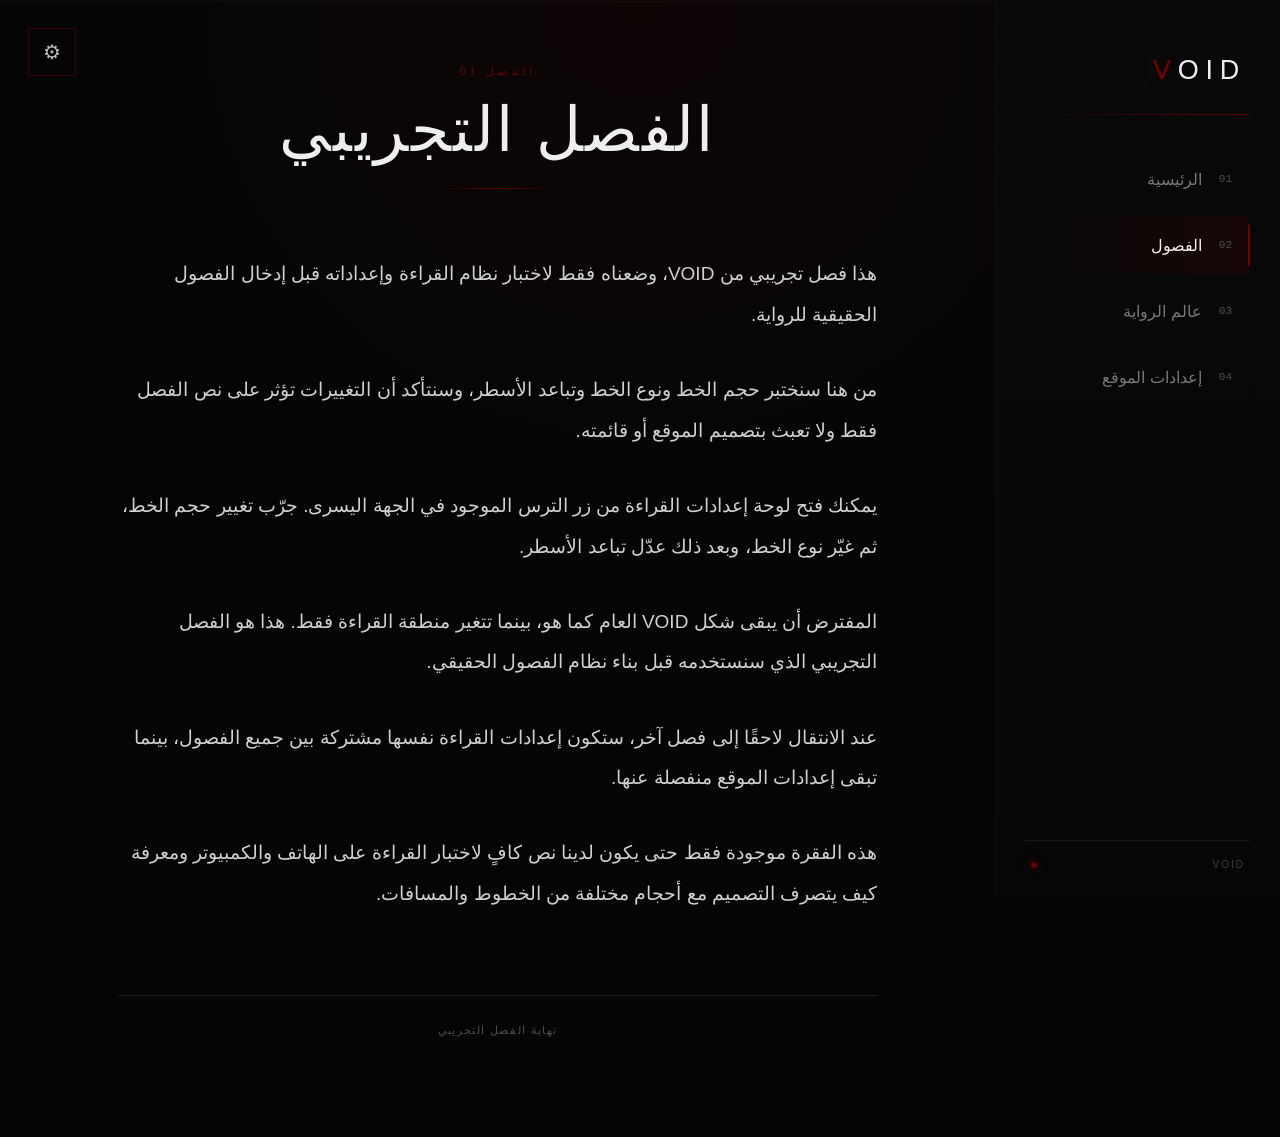
<file: chapters/chapter-1.html>
<!DOCTYPE html>
<html lang="ar" dir="rtl">

<head>
<link rel="icon" type="image/svg+xml" href="../assets/favicon.svg">
    <meta charset="UTF-8">

    <meta
        name="viewport"
        content="width=device-width, initial-scale=1.0"
    >

    <title>VOID — الفصل الأول</title>


    <!-- خط Amiri -->

    <link
        rel="preconnect"
        href="https://fonts.googleapis.com"
    >

    <link
        rel="preconnect"
        href="https://fonts.gstatic.com"
        crossorigin
    >

    <link
        href="https://fonts.googleapis.com/css2?family=Amiri:wght@400;700&display=swap"
        rel="stylesheet"
    >


    <style>

        /* =====================================================
           الأساس
        ===================================================== */

        * {
            margin: 0;
            padding: 0;
            box-sizing: border-box;
        }


        html {
            scrollbar-width: none;
        }


        html::-webkit-scrollbar {
            width: 0;
            height: 0;
        }


        body {
            min-height: 100vh;

            background:
                radial-gradient(
                    circle at 50% 0%,
                    rgba(90, 0, 0, 0.10),
                    transparent 40%
                ),
                #050505;

            color: #e8e8e8;

            font-family:
                "Segoe UI",
                Tahoma,
                Arial,
                sans-serif;

            overflow-x: hidden;

            transition:
                background .35s ease,
                color .35s ease,
                font-family .25s ease;
        }


        body::-webkit-scrollbar {
            width: 0;
            height: 0;
        }


        /* =====================================================
           خط الموقع
        ===================================================== */

        body.site-font-amiri {
            font-family:
                "Amiri",
                serif;
        }


        body.site-font-amiri
        button,
        body.site-font-amiri
        a {
            font-family:
                "Amiri",
                serif;
        }


        /* =====================================================
           شريط تقدم القراءة
        ===================================================== */

        .reader-progress-track {

            position: fixed;

            top: 0;

            right: 285px;

            left: 0;

            width:
                calc(100% - 285px);

            height: 3px;

            background:
                rgba(255,255,255,.025);

            z-index: 1200;

            pointer-events:
                none;
        }


        .reader-progress-fill {

            width: 0%;

            height: 100%;

            background:
                linear-gradient(
                    to left,
                    #7b0000,
                    #490000
                );

            box-shadow:
                0 0 8px rgba(110,0,0,.28);

            transition:
                width .12s linear;
        }


        /* =====================================================
           القائمة الجانبية
        ===================================================== */

        .sidebar {
            position: fixed;

            top: 0;
            right: 0;

            width: 285px;
            height: 100vh;

            display: flex;
            flex-direction: column;

            padding:
                55px
                30px
                30px;

            background:
                linear-gradient(
                    180deg,
                    #090909 0%,
                    #060606 100%
                );

            border-left:
                1px solid #260000;

            z-index: 1000;
        }


        .logo {
            color: #eeeeee;

            font-size: 27px;

            font-weight: 300;

            letter-spacing: .25em;

            text-align: right;

            padding-right: 4px;
        }


        .logo span {
            color: #720000;

            text-shadow:
                0 0 14px rgba(130,0,0,.35);
        }


        .sidebar-divider {
            width: 100%;

            height: 1px;

            margin:
                28px 0
                35px;

            background:
                linear-gradient(
                    to left,
                    #650000,
                    rgba(101,0,0,0)
                );
        }


        .navigation {
            display: flex;

            flex-direction: column;

            gap: 8px;
        }


        .nav-item {
            position: relative;

            min-height: 58px;

            display: flex;

            align-items: center;

            gap: 17px;

            padding: 0 17px;

            color: #777;

            text-decoration: none;

            border-right:
                1px solid transparent;

            transition:
                color .35s ease,
                background .35s ease,
                transform .35s ease;
        }


        .nav-item::before {
            content: "";

            position: absolute;

            right: -1px;

            top: 50%;

            width: 2px;

            height: 0;

            background:
                #760000;

            transform:
                translateY(-50%);

            transition:
                height .35s ease;
        }


        .nav-item:hover,
        .nav-item.active {
            color: #eeeeee;

            background:
                linear-gradient(
                    to left,
                    rgba(100,0,0,.16),
                    rgba(100,0,0,0)
                );
        }


        .nav-item:hover::before,
        .nav-item.active::before {
            height: 70%;
        }


        .nav-item:hover {
            transform:
                translateX(-4px);
        }


        .nav-number {
            color: #4d4d4d;

            font-family: monospace;

            font-size: 11px;
        }


        .sidebar-bottom {
            margin-top: auto;

            display: flex;

            align-items: center;

            justify-content: space-between;

            padding:
                18px 5px 0;

            border-top:
                1px solid #171717;

            color: #3d3d3d;

            font-size: 10px;

            letter-spacing: .2em;
        }


        .sidebar-status {
            width: 6px;

            height: 6px;

            border-radius: 50%;

            background: #650000;

            box-shadow:
                0 0 8px rgba(120,0,0,.7);
        }


        /* =====================================================
           زر الهاتف
        ===================================================== */

        .mobile-menu-button,
        .mobile-close-button,
        .mobile-menu-overlay {
            display: none;
        }


        /* =====================================================
           منطقة القراءة
        ===================================================== */

        .reading-wrapper {

            width:
                calc(100% - 285px);

            margin-right:
                285px;

            min-height: 100vh;

            padding:
                65px 7vw 100px;

            position: relative;
        }


        .reading-page {

            width: 100%;

            max-width: 980px;

            margin: 0 auto;

            position: relative;
        }


        /* =====================================================
           عنوان الفصل
        ===================================================== */

        .chapter-header {

            text-align: center;

            margin-bottom: 65px;
        }


        .chapter-label {

            display: block;

            color: #650000;

            font-size: 11px;

            letter-spacing: .35em;

            margin-bottom: 15px;
        }


        .chapter-title {

            color: #eeeeee;

            font-size:
                clamp(34px,5vw,62px);

            font-weight: 200;

            letter-spacing: .04em;
        }


        .chapter-line {

            width: 110px;

            height: 1px;

            margin:
                22px auto 0;

            background:
                linear-gradient(
                    to right,
                    transparent,
                    #720000,
                    transparent
                );
        }


        /* =====================================================
           أدوات القراءة
        ===================================================== */

        .reading-tools {

            position: fixed;

            top: 28px;

            left: 28px;

            z-index: 900;
        }


        .reading-settings-button {

            width: 48px;

            height: 48px;

            display: flex;

            align-items: center;

            justify-content: center;

            border:
                1px solid #3c0000;

            background:
                rgba(5,5,5,.94);

            color: #bbb;

            cursor: pointer;

            font-size: 20px;

            transition:
                border-color .25s ease,
                color .25s ease,
                background .25s ease,
                transform .25s ease;
        }


        .reading-settings-button:hover {

            border-color:
                #780000;

            color:
                #eeeeee;

            background:
                rgba(100,0,0,.13);

            transform:
                translateY(-2px);
        }


        /* =====================================================
           لوحة الإعدادات
        ===================================================== */

        .reading-settings-panel {

            position: absolute;

            top: 58px;

            left: 0;

            width: 285px;

            padding: 22px;

            border:
                1px solid #272727;

            background:
                rgba(9,9,9,.97);

            box-shadow:
                0 18px 45px rgba(0,0,0,.38);

            opacity: 0;

            visibility: hidden;

            pointer-events: none;

            transform:
                translateY(-8px);

            transition:
                opacity .25s ease,
                visibility .25s ease,
                transform .25s ease;
        }


        .reading-settings-panel.show {

            opacity: 1;

            visibility: visible;

            pointer-events: auto;

            transform:
                translateY(0);
        }


        .panel-title {

            color: #eeeeee;

            font-size: 15px;

            margin-bottom: 5px;
        }


        .panel-subtitle {

            color: #5d5d5d;

            font-size: 11px;

            padding-bottom: 17px;

            margin-bottom: 18px;

            border-bottom:
                1px solid #1b1b1b;
        }


        .setting-group {

            margin-bottom: 22px;
        }


        .setting-group:last-child {

            margin-bottom: 0;
        }


        .setting-label {

            display: block;

            color: #777;

            font-size: 11px;

            margin-bottom: 10px;
        }


        /* =====================================================
           أزرار الخط
        ===================================================== */

        .font-options {

            display: grid;

            grid-template-columns:
                repeat(2,1fr);

            gap: 8px;
        }


        .font-option {

            min-height: 40px;

            border:
                1px solid #222;

            background:
                rgba(255,255,255,.015);

            color: #777;

            cursor: pointer;

            font-family: inherit;

            font-size: 11px;

            transition:
                border-color .25s ease,
                color .25s ease,
                background .25s ease;
        }


        .font-option:hover {

            border-color:
                #580000;

            color:
                #ddd;
        }


        .font-option.active {

            border-color:
                #760000;

            color:
                #eeeeee;

            background:
                rgba(100,0,0,.12);
        }


        /* =====================================================
           الحجم والتباعد
        ===================================================== */

        .range-row {

            display: flex;

            align-items: center;

            gap: 10px;
        }


        .range-button {

            width: 36px;

            height: 36px;

            flex-shrink: 0;

            border:
                1px solid #292929;

            background:
                rgba(255,255,255,.015);

            color: #aaa;

            cursor: pointer;

            font-size: 17px;
        }


        .range-button:hover {

            border-color:
                #650000;

            color:
                #eee;
        }


        .range-value {

            min-width: 50px;

            text-align: center;

            color: #aaa;

            font-size: 11px;
        }


        /* =====================================================
           النص
        ===================================================== */

        .chapter-text {

            max-width:
                var(--reader-width,760px);

            margin:
                0 auto;

            font-family:
                "Segoe UI",
                Tahoma,
                Arial,
                sans-serif;

            font-size:
                var(--reader-size,19px);

            line-height:
                var(--reader-spacing,2.15);

            text-align:
                right;

            color:
                #cfcfcf;

            transition:
                font-size .2s ease,
                line-height .2s ease,
                max-width .2s ease,
                font-family .2s ease,
                color .35s ease;
        }


        .chapter-text p {

            margin-bottom:
                1.8em;
        }


        .chapter-text p:last-child {

            margin-bottom:
                0;
        }


        /* =====================================================
           نهاية الفصل
        ===================================================== */

        .chapter-end {

            max-width:
                760px;

            margin:
                80px auto 0;

            padding-top:
                28px;

            border-top:
                1px solid #1d1d1d;

            text-align:
                center;

            color:
                #4d4d4d;

            font-size:
                11px;

            letter-spacing:
                .12em;
        }


        /* =====================================================
           الوضع الفاتح
        ===================================================== */

        body.light-mode {

            background:
                radial-gradient(
                    circle at 50% 0%,
                    rgba(120,0,0,.06),
                    transparent 40%
                ),
                #eeeeee;

            color:
                #202020;
        }


        body.light-mode .sidebar {

            background:
                linear-gradient(
                    180deg,
                    #f1f1f1 0%,
                    #e8e8e8 100%
                );

            border-left:
                1px solid #d2baba;
        }


        body.light-mode .logo {

            color:
                #202020;
        }


        body.light-mode .nav-item:hover,
        body.light-mode .nav-item.active {

            color:
                #202020;

            background:
                linear-gradient(
                    to left,
                    rgba(120,0,0,.07),
                    transparent
                );
        }


        body.light-mode .sidebar-bottom {

            border-top:
                1px solid #d7d7d7;

            color:
                #777;
        }


        body.light-mode .chapter-title {

            color:
                #202020;
        }


        body.light-mode .chapter-text {

            color:
                #333;
        }


        body.light-mode .chapter-end {

            border-top:
                1px solid #d4d4d4;

            color:
                #777;
        }


        body.light-mode .reading-settings-button {

            background:
                rgba(255,255,255,.94);

            color:
                #555;

            border-color:
                #cfcfcf;
        }


        body.light-mode .reading-settings-panel {

            background:
                rgba(248,248,248,.98);

            border-color:
                #d4d4d4;
        }


        body.light-mode .panel-title {

            color:
                #202020;
        }


        body.light-mode .panel-subtitle {

            color:
                #777;

            border-color:
                #ddd;
        }


        body.light-mode .font-option {

            background:
                rgba(255,255,255,.65);

            border-color:
                #d2d2d2;

            color:
                #666;
        }


        body.light-mode .range-button {

            background:
                rgba(255,255,255,.65);

            border-color:
                #d2d2d2;

            color:
                #555;
        }


        /* =====================================================
           الهاتف
        ===================================================== */

        @media (max-width: 800px) {

            .reader-progress-track {

                right: 0;

                left: 0;

                width: 100%;

                height: 3px;
            }


            .sidebar {

                width:
                    min(82vw,300px);

                padding:
                    35px 25px 25px;

                right: 0;

                transform:
                    translate3d(
                        100%,
                        0,
                        0
                    );

                z-index: 220;

                will-change:
                    transform;

                transition:
                    transform .35s
                    cubic-bezier(
                        .22,
                        .61,
                        .36,
                        1
                    );
            }


            .sidebar.mobile-open {

                transform:
                    translate3d(
                        0,
                        0,
                        0
                    );
            }


            .mobile-menu-overlay {

                position:
                    fixed;

                inset:
                    0;

                display:
                    block;

                background:
                    rgba(0,0,0,.55);

                opacity:
                    0;

                visibility:
                    hidden;

                pointer-events:
                    none;

                z-index:
                    210;

                transition:
                    opacity .25s ease;
            }


            .mobile-menu-overlay.show {

                opacity:
                    1;

                visibility:
                    visible;

                pointer-events:
                    auto;
            }


            .mobile-menu-button {

                position:
                    fixed;

                top:
                    18px;

                right:
                    18px;

                width:
                    46px;

                height:
                    46px;

                display:
                    flex;

                flex-direction:
                    column;

                align-items:
                    center;

                justify-content:
                    center;

                gap:
                    5px;

                padding:
                    0;

                border:
                    1px solid #4f0000;

                background:
                    rgba(5,5,5,.96);

                cursor:
                    pointer;

                z-index:
                    250;
            }


            .mobile-menu-button span {

                display:
                    block;

                width:
                    23px;

                height:
                    2px;

                background:
                    #d4d4d4;
            }


            .mobile-menu-button.hidden {

                opacity:
                    0;

                visibility:
                    hidden;

                pointer-events:
                    none;
            }


            .mobile-close-button {

                position:
                    absolute;

                top:
                    17px;

                right:
                    17px;

                width:
                    44px;

                height:
                    44px;

                display:
                    flex;

                align-items:
                    center;

                justify-content:
                    center;

                padding:
                    0;

                border:
                    1px solid #5b0000;

                background:
                    linear-gradient(
                        145deg,
                        rgba(105,0,0,.2),
                        rgba(255,255,255,.025)
                    );

                color:
                    #d2d2d2;

                font-size:
                    24px;

                cursor:
                    pointer;

                z-index:
                    5;
            }


            .logo {

                margin-top:
                    40px;
            }


            .reading-wrapper {

                width:
                    100%;

                margin-right:
                    0;

                padding:
                    95px 18px 70px;
            }


            .chapter-header {

                margin-bottom:
                    45px;
            }


            .chapter-text {

                max-width:
                    100%;

                font-size:
                    var(--reader-size,18px);

                line-height:
                    var(--reader-spacing,2.05);
            }


            .reading-tools {

                top:
                    18px;

                left:
                    18px;
            }


            .reading-settings-panel {

                position:
                    fixed;

                top:
                    78px;

                left:
                    14px;

                right:
                    14px;

                width:
                    auto;

                max-height:
                    calc(100vh - 98px);

                overflow-y:
                    auto;
            }

        }


        /* =====================================================
           الهاتف الصغير
        ===================================================== */

        @media (max-width: 450px) {

            .mobile-menu-button {

                top:
                    14px;

                right:
                    14px;

                width:
                    43px;

                height:
                    43px;
            }


            .mobile-close-button {

                top:
                    14px;

                right:
                    14px;

                width:
                    41px;

                height:
                    41px;
            }


            .reading-tools {

                top:
                    14px;

                left:
                    14px;
            }


            .reading-wrapper {

                padding:
                    85px 14px 60px;
            }


            .chapter-title {

                font-size:
                    32px;
            }

        }

    </style>

</head>


<body>


    <!-- =====================================================
         شريط التقدم
    ====================================================== -->

    <div
        class="reader-progress-track"
        aria-hidden="true"
    >

        <div
            class="reader-progress-fill"
            id="reader-progress-fill"
        ></div>

    </div>


    <!-- =====================================================
         طبقة الهاتف
    ====================================================== -->

    <div
        class="mobile-menu-overlay"
        id="mobile-menu-overlay"
    ></div>


    <!-- =====================================================
         زر قائمة الهاتف
    ====================================================== -->

    <button
        class="mobile-menu-button"
        id="mobile-menu-button"
        type="button"
        aria-label="فتح القائمة"
    >

        <span></span>
        <span></span>
        <span></span>

    </button>


    <!-- =====================================================
         القائمة الجانبية
    ====================================================== -->

    <aside class="sidebar">

        <button
            class="mobile-close-button"
            id="mobile-close-button"
            type="button"
            aria-label="إغلاق القائمة"
        >
            →
        </button>


        <div class="logo">
            <span>V</span>OID
        </div>


        <div class="sidebar-divider"></div>


        <nav class="navigation">

            <a
                href="../"
                class="nav-item"
            >
                <span class="nav-number">
                    01
                </span>

                <span>
                    الرئيسية
                </span>
            </a>


            <a
                href="./"
                class="nav-item active"
            >
                <span class="nav-number">
                    02
                </span>

                <span>
                    الفصول
                </span>
            </a>


            <a
                href="#"
                class="nav-item empty-link"
            >
                <span class="nav-number">
                    03
                </span>

                <span>
                    عالم الرواية
                </span>
            </a>


            <a
                href="../settings/"
                class="nav-item"
            >
                <span class="nav-number">
                    04
                </span>

                <span>
                    إعدادات الموقع
                </span>
            </a>

        </nav>


        <div class="sidebar-bottom">

            <span>
                VOID
            </span>

            <span class="sidebar-status"></span>

        </div>

    </aside>


    <!-- =====================================================
         إعدادات القراءة
    ====================================================== -->

    <div class="reading-tools">

        <button
            class="reading-settings-button"
            id="reading-settings-button"
            type="button"
            aria-label="إعدادات القراءة"
            aria-expanded="false"
        >
            ⚙
        </button>


        <div
            class="reading-settings-panel"
            id="reading-settings-panel"
        >

            <div class="panel-title">
                إعدادات القراءة
            </div>


            <div class="panel-subtitle">
                تخص قراءة الفصول فقط
            </div>


            <div class="setting-group">

                <span class="setting-label">
                    حجم الخط
                </span>


                <div class="range-row">

                    <button
                        class="range-button"
                        id="font-size-decrease"
                        type="button"
                    >
                        −
                    </button>


                    <span
                        class="range-value"
                        id="font-size-value"
                    >
                        19px
                    </span>


                    <button
                        class="range-button"
                        id="font-size-increase"
                        type="button"
                    >
                        +
                    </button>

                </div>

            </div>


            <div class="setting-group">

                <span class="setting-label">
                    نوع خط القراءة
                </span>


                <div class="font-options">

                    <button
                        class="font-option active"
                        type="button"
                        data-reader-font="segoe"
                    >
                        Segoe UI
                    </button>


                    <button
                        class="font-option"
                        type="button"
                        data-reader-font="tahoma"
                    >
                        Tahoma
                    </button>


                    <button
                        class="font-option"
                        type="button"
                        data-reader-font="arial"
                    >
                        Arial
                    </button>


                    <button
                        class="font-option"
                        type="button"
                        data-reader-font="serif"
                    >
                        Georgia
                    </button>


                    <button
                        class="font-option"
                        type="button"
                        data-reader-font="amiri"
                    >
                        Amiri
                    </button>

                </div>

            </div>


            <div class="setting-group">

                <span class="setting-label">
                    تباعد الأسطر
                </span>


                <div class="range-row">

                    <button
                        class="range-button"
                        id="spacing-decrease"
                        type="button"
                    >
                        −
                    </button>


                    <span
                        class="range-value"
                        id="spacing-value"
                    >
                        2.15
                    </span>


                    <button
                        class="range-button"
                        id="spacing-increase"
                        type="button"
                    >
                        +
                    </button>

                </div>

            </div>

        </div>

    </div>


    <!-- =====================================================
         محتوى الفصل
    ====================================================== -->

    <main class="reading-wrapper">

        <div class="reading-page">


            <header class="chapter-header">

                <span class="chapter-label">
                    الفصل 01
                </span>


                <h1 class="chapter-title">
                    الفصل التجريبي
                </h1>


                <div class="chapter-line"></div>

            </header>


            <article
                class="chapter-text"
                id="chapter-text"
            >

                <p>
                    هذا فصل تجريبي من VOID، وضعناه فقط لاختبار نظام القراءة وإعداداته قبل إدخال الفصول الحقيقية للرواية.
                </p>


                <p>
                    من هنا سنختبر حجم الخط ونوع الخط وتباعد الأسطر، وسنتأكد أن التغييرات تؤثر على نص الفصل فقط ولا تعبث بتصميم الموقع أو قائمته.
                </p>


                <p>
                    يمكنك فتح لوحة إعدادات القراءة من زر الترس الموجود في الجهة اليسرى. جرّب تغيير حجم الخط، ثم غيّر نوع الخط، وبعد ذلك عدّل تباعد الأسطر.
                </p>


                <p>
                    المفترض أن يبقى شكل VOID العام كما هو، بينما تتغير منطقة القراءة فقط. هذا هو الفصل التجريبي الذي سنستخدمه قبل بناء نظام الفصول الحقيقي.
                </p>


                <p>
                    عند الانتقال لاحقًا إلى فصل آخر، ستكون إعدادات القراءة نفسها مشتركة بين جميع الفصول، بينما تبقى إعدادات الموقع منفصلة عنها.
                </p>


                <p>
                    هذه الفقرة موجودة فقط حتى يكون لدينا نص كافٍ لاختبار القراءة على الهاتف والكمبيوتر ومعرفة كيف يتصرف التصميم مع أحجام مختلفة من الخطوط والمسافات.
                </p>


            </article>


            <div class="chapter-end">
                نهاية الفصل التجريبي
            </div>


        </div>

    </main>


    <script>

        /* =====================================================
           معلومات الفصل
        ===================================================== */

        const CURRENT_CHAPTER =
            1;


        const CURRENT_CHAPTER_TITLE =
            "الفصل الأول";


        const CURRENT_CHAPTER_URL =
            "chapters/chapter-1.html";


        /* =====================================================
           القائمة الهاتفية
        ===================================================== */

        const mobileMenuButton =
            document.getElementById(
                "mobile-menu-button"
            );


        const mobileCloseButton =
            document.getElementById(
                "mobile-close-button"
            );


        const mobileMenuOverlay =
            document.getElementById(
                "mobile-menu-overlay"
            );


        const sidebar =
            document.querySelector(
                ".sidebar"
            );


        function openMobileMenu() {

            sidebar.classList.add(
                "mobile-open"
            );


            mobileMenuButton.classList.add(
                "hidden"
            );


            mobileMenuOverlay.classList.add(
                "show"
            );

        }


        function closeMobileMenu() {

            sidebar.classList.remove(
                "mobile-open"
            );


            mobileMenuButton.classList.remove(
                "hidden"
            );


            mobileMenuOverlay.classList.remove(
                "show"
            );

        }


        mobileMenuButton.addEventListener(
            "click",
            openMobileMenu
        );


        mobileCloseButton.addEventListener(
            "click",
            closeMobileMenu
        );


        mobileMenuOverlay.addEventListener(
            "click",
            closeMobileMenu
        );


        document.addEventListener(
            "keydown",
            (event) => {

                if (
                    event.key === "Escape" &&
                    sidebar.classList.contains(
                        "mobile-open"
                    )
                ) {

                    closeMobileMenu();

                }

            }
        );


        /* =====================================================
           الروابط غير الجاهزة
        ===================================================== */

        document
            .querySelectorAll(
                ".empty-link"
            )
            .forEach(
                (link) => {

                    link.addEventListener(
                        "click",
                        (event) => {

                            event.preventDefault();

                        }
                    );

                }
            );


        /* =====================================================
           إعدادات الموقع
        ===================================================== */

        const savedTheme =
            localStorage.getItem(
                "voidSiteTheme"
            ) || "dark";


        const savedSiteFont =
            localStorage.getItem(
                "voidSettingsFont"
            ) || "segoe";


        const siteFonts = {

            segoe:
                '"Segoe UI", Tahoma, Arial, sans-serif',

            tahoma:
                'Tahoma, Arial, sans-serif',

            arial:
                'Arial, sans-serif',

            serif:
                'Georgia, "Times New Roman", serif',

            amiri:
                '"Amiri", serif'

        };


        document.body.classList.toggle(
            "light-mode",
            savedTheme === "light"
        );


        document.body.style.fontFamily =
            siteFonts[savedSiteFont] ||
            siteFonts.segoe;


        document.body.classList.toggle(
            "site-font-amiri",
            savedSiteFont === "amiri"
        );


        /* =====================================================
           إعدادات القراءة
        ===================================================== */

        const readingSettingsButton =
            document.getElementById(
                "reading-settings-button"
            );


        const readingSettingsPanel =
            document.getElementById(
                "reading-settings-panel"
            );


        const chapterText =
            document.getElementById(
                "chapter-text"
            );


        const fontSizeValue =
            document.getElementById(
                "font-size-value"
            );


        const spacingValue =
            document.getElementById(
                "spacing-value"
            );


        const fontOptions =
            document.querySelectorAll(
                "[data-reader-font]"
            );


        const progressFill =
            document.getElementById(
                "reader-progress-fill"
            );


        const readerFonts = {

            segoe:
                '"Segoe UI", Tahoma, Arial, sans-serif',

            tahoma:
                'Tahoma, Arial, sans-serif',

            arial:
                'Arial, sans-serif',

            serif:
                'Georgia, "Times New Roman", serif',

            amiri:
                '"Amiri", serif'

        };


        let readerSize =
            Number(
                localStorage.getItem(
                    "voidReaderSize"
                )
            ) || 19;


        let readerSpacing =
            Number(
                localStorage.getItem(
                    "voidReaderSpacing"
                )
            ) || 2.15;


        let readerFont =
            localStorage.getItem(
                "voidReaderFont"
            ) || "segoe";


        /* =====================================================
           فتح وإغلاق إعدادات القراءة
        ===================================================== */

        readingSettingsButton.addEventListener(
            "click",
            (event) => {

                event.stopPropagation();


                const isOpen =
                    readingSettingsPanel.classList.toggle(
                        "show"
                    );


                readingSettingsButton.setAttribute(
                    "aria-expanded",
                    isOpen
                        ? "true"
                        : "false"
                );

            }
        );


        document.addEventListener(
            "click",
            (event) => {

                if (
                    !readingSettingsPanel.contains(
                        event.target
                    ) &&
                    !readingSettingsButton.contains(
                        event.target
                    )
                ) {

                    readingSettingsPanel.classList.remove(
                        "show"
                    );


                    readingSettingsButton.setAttribute(
                        "aria-expanded",
                        "false"
                    );

                }

            }
        );


        /* =====================================================
           تطبيق حجم الخط
        ===================================================== */

        function applyReaderSize() {

            readerSize =
                Math.max(
                    14,
                    Math.min(
                        30,
                        readerSize
                    )
                );


            chapterText.style.setProperty(
                "--reader-size",
                `${readerSize}px`
            );


            fontSizeValue.textContent =
                `${readerSize}px`;


            localStorage.setItem(
                "voidReaderSize",
                String(readerSize)
            );


            updateReadingProgress();

        }


        /* =====================================================
           تطبيق التباعد
        ===================================================== */

        function applyReaderSpacing() {

            readerSpacing =
                Math.max(
                    1.5,
                    Math.min(
                        3,
                        readerSpacing
                    )
                );


            readerSpacing =
                Math.round(
                    readerSpacing * 100
                ) / 100;


            chapterText.style.setProperty(
                "--reader-spacing",
                readerSpacing
            );


            spacingValue.textContent =
                readerSpacing.toFixed(2);


            localStorage.setItem(
                "voidReaderSpacing",
                String(readerSpacing)
            );


            updateReadingProgress();

        }


        /* =====================================================
           تطبيق خط القراءة
        ===================================================== */

        function applyReaderFont() {

            chapterText.style.fontFamily =
                readerFonts[readerFont] ||
                readerFonts.segoe;


            fontOptions.forEach(
                (button) => {

                    button.classList.toggle(
                        "active",
                        button.dataset.readerFont ===
                        readerFont
                    );

                }
            );


            localStorage.setItem(
                "voidReaderFont",
                readerFont
            );

        }


        /* =====================================================
           أزرار حجم الخط
        ===================================================== */

        document
            .getElementById(
                "font-size-decrease"
            )
            .addEventListener(
                "click",
                () => {

                    readerSize -= 1;

                    applyReaderSize();

                }
            );


        document
            .getElementById(
                "font-size-increase"
            )
            .addEventListener(
                "click",
                () => {

                    readerSize += 1;

                    applyReaderSize();

                }
            );


        /* =====================================================
           أزرار التباعد
        ===================================================== */

        document
            .getElementById(
                "spacing-decrease"
            )
            .addEventListener(
                "click",
                () => {

                    readerSpacing -= .1;

                    applyReaderSpacing();

                }
            );


        document
            .getElementById(
                "spacing-increase"
            )
            .addEventListener(
                "click",
                () => {

                    readerSpacing += .1;

                    applyReaderSpacing();

                }
            );


        /* =====================================================
           أزرار الخط
        ===================================================== */

        fontOptions.forEach(
            (button) => {

                button.addEventListener(
                    "click",
                    () => {

                        readerFont =
                            button.dataset.readerFont;

                        applyReaderFont();

                    }
                );

            }
        );


        /* =====================================================
           حفظ تقدم القراءة
        ===================================================== */

        function loadReadingProgress() {

            try {

                const saved =
                    localStorage.getItem(
                        "voidReadingProgress"
                    );


                if (!saved) {

                    return {
                        progress: 0,
                        completed: false
                    };

                }


                const data =
                    JSON.parse(
                        saved
                    );


                if (
                    data &&
                    typeof data === "object" &&
                    data[CURRENT_CHAPTER]
                ) {

                    return data[
                        CURRENT_CHAPTER
                    ];

                }


                return {
                    progress: 0,
                    completed: false
                };

            } catch (error) {

                return {
                    progress: 0,
                    completed: false
                };

            }

        }


        function saveChapterProgress(
            progress
        ) {

            let allProgress =
                {};


            try {

                allProgress =
                    JSON.parse(
                        localStorage.getItem(
                            "voidReadingProgress"
                        )
                    ) || {};

            } catch (error) {

                allProgress =
                    {};

            }


            const cleanProgress =
                Math.max(
                    0,
                    Math.min(
                        100,
                        Number(progress) || 0
                    )
                );


            const completed =
                cleanProgress >= 100;


            allProgress[
                CURRENT_CHAPTER
            ] = {

                chapter:
                    CURRENT_CHAPTER,

                title:
                    CURRENT_CHAPTER_TITLE,

                progress:
                    cleanProgress,

                completed:
                    completed,

                url:
                    CURRENT_CHAPTER_URL

            };


            localStorage.setItem(
                "voidReadingProgress",
                JSON.stringify(
                    allProgress
                )
            );

        }


        /* =====================================================
           حساب التقدم
        ===================================================== */

        let progressTicking =
            false;


        function updateReadingProgress() {

            if (
                progressTicking
            ) {

                return;

            }


            progressTicking =
                true;


            requestAnimationFrame(
                () => {

                    const scrollTop =
                        window.scrollY ||
                        document.documentElement.scrollTop;


                    const viewportHeight =
                        window.innerHeight;


                    const documentHeight =
                        document.documentElement.scrollHeight;


                    const maxScroll =
                        Math.max(
                            1,
                            documentHeight -
                            viewportHeight
                        );


                    let progress =
                        (scrollTop /
                        maxScroll) *
                        100;


                    /*
                       عندما يصل القارئ لنهاية الصفحة
                       نعتبر الفصل مكتملًا بالكامل.
                    */

                    if (
                        scrollTop +
                        viewportHeight >=
                        documentHeight - 8
                    ) {

                        progress =
                            100;

                    }


                    progress =
                        Math.max(
                            0,
                            Math.min(
                                100,
                                progress
                            )
                        );


                    progressFill.style.width =
                        `${progress}%`;


                    saveChapterProgress(
                        progress
                    );


                    progressTicking =
                        false;

                }
            );

        }


        /* =====================================================
           متابعة التمرير
        ===================================================== */

        window.addEventListener(
            "scroll",
            updateReadingProgress,
            {
                passive: true
            }
        );


        window.addEventListener(
            "resize",
            updateReadingProgress
        );


        /* =====================================================
           تشغيل الإعدادات المحفوظة
        ===================================================== */

        const savedProgress =
            loadReadingProgress();


        if (
            progressFill
        ) {

            progressFill.style.width =
                `${savedProgress.progress || 0}%`;

        }


        applyReaderSize();

        applyReaderSpacing();

        applyReaderFont();


        /*
           تحديث أخير بعد اكتمال الصفحة.
        */

        setTimeout(
            updateReadingProgress,
            150
        );


    </script>


</body>

</html>
</file>
<file: style.css>
/* =====================================================
   VOID — الهوية الرئيسية
===================================================== */

* {
    margin: 0;
    padding: 0;
    box-sizing: border-box;
}

html {
    scroll-behavior: smooth;
}

body {
    width: 100%;
    min-height: 100vh;

    background: #050505;
    color: #e8e8e8;

    font-family:
        "Segoe UI",
        Tahoma,
        Arial,
        sans-serif;

    overflow: hidden;

    transition:
        background .35s ease,
        color .35s ease;
}


/* =====================================================
   شاشة الافتتاح
===================================================== */

#intro {
    position: fixed;
    inset: 0;

    z-index: 9999;

    display: flex;
    align-items: center;
    justify-content: center;

    background:
        radial-gradient(
            circle at center,
            rgba(85, 0, 0, 0.18),
            transparent 42%
        ),
        #030303;

    opacity: 1;
    visibility: visible;

    transition:
        opacity 1.2s ease,
        visibility 1.2s ease;
}

#intro.hide {
    opacity: 0;
    visibility: hidden;

    pointer-events: none;
}


.intro-glow {
    position: absolute;

    width: 420px;
    height: 420px;

    border-radius: 50%;

    background:
        rgba(90, 0, 0, 0.18);

    filter: blur(90px);

    animation:
        glowPulse 4s ease-in-out infinite;
}


.intro-content {
    position: relative;

    z-index: 2;

    display: flex;
    flex-direction: column;
    align-items: center;

    gap: 20px;

    opacity: 0;

    animation:
        introAppear 1.8s ease forwards;
}


.intro-content h1 {
    font-size:
        clamp(58px, 10vw, 125px);

    font-weight: 200;

    letter-spacing: 0.38em;

    margin-left: 0.38em;

    color: #eeeeee;

    text-shadow:
        0 0 15px rgba(130, 0, 0, 0.35),
        0 0 45px rgba(80, 0, 0, 0.2);
}


.intro-content p {
    color: #777;

    font-size: 13px;

    letter-spacing: 0.18em;

    opacity: 0;

    animation:
        subtitleAppear
        1s
        ease
        1.1s
        forwards;
}


.intro-line {
    width: 0;
    height: 1px;

    background: #5f0000;

    box-shadow:
        0 0 10px rgba(120, 0, 0, 0.5);

    animation:
        lineExpand
        1.2s
        ease
        0.6s
        forwards;
}


/* =====================================================
   الموقع
===================================================== */

#site {
    position: fixed;
    inset: 0;

    width: 100%;
    height: 100vh;

    opacity: 0;
    visibility: hidden;

    pointer-events: none;

    transition:
        opacity 1.2s ease,
        visibility 1.2s ease;
}

#site.show {
    opacity: 1;
    visibility: visible;

    pointer-events: auto;
}


/* =====================================================
   القائمة الجانبية
===================================================== */

.sidebar {
    position: fixed;

    top: 0;
    right: 0;

    width: 285px;
    height: 100vh;

    display: flex;
    flex-direction: column;

    padding:
        55px
        30px
        30px;

    background:
        linear-gradient(
            180deg,
            #090909 0%,
            #060606 100%
        );

    border-left:
        1px solid #260000;

    z-index: 100;

    transform:
        translateX(100%);

    transition:
        transform 1.05s
        cubic-bezier(.77,0,.18,1),

        background .35s ease,

        border-color .35s ease;
}


#site.show .sidebar {
    transform:
        translateX(0);
}


/* =====================================================
   أزرار الهاتف
===================================================== */

.mobile-menu-button,
.mobile-close-button,
.mobile-menu-overlay {
    display: none;
}


/* =====================================================
   الشعار
===================================================== */

.logo {
    color: #eeeeee;

    font-size: 27px;

    font-weight: 300;

    letter-spacing: 0.25em;

    text-align: right;

    padding-right: 4px;
}

.logo span {
    color: #720000;

    text-shadow:
        0 0 14px rgba(130, 0, 0, 0.35);
}


/* =====================================================
   الخط
===================================================== */

.sidebar-divider {
    width: 100%;
    height: 1px;

    margin:
        28px 0
        35px;

    background:
        linear-gradient(
            to left,
            #650000,
            rgba(101, 0, 0, 0)
        );
}


/* =====================================================
   القائمة
===================================================== */

.navigation {
    display: flex;
    flex-direction: column;

    gap: 8px;
}


.nav-item {
    position: relative;

    min-height: 58px;

    display: flex;
    align-items: center;

    gap: 17px;

    padding: 0 17px;

    color: #777;

    text-decoration: none;

    border-right:
        1px solid transparent;

    transition:
        color .35s ease,
        background .35s ease,
        transform .35s ease;
}


.nav-item::before {
    content: "";

    position: absolute;

    right: -1px;
    top: 50%;

    width: 2px;
    height: 0;

    background: #760000;

    transform:
        translateY(-50%);

    transition:
        height .35s ease;
}


.nav-item:hover,
.nav-item.active {
    color: #eeeeee;

    background:
        linear-gradient(
            to left,
            rgba(100, 0, 0, 0.16),
            rgba(100, 0, 0, 0)
        );
}


.nav-item:hover::before,
.nav-item.active::before {
    height: 70%;
}


.nav-item:hover {
    transform:
        translateX(-4px);
}


.nav-number {
    color: #4d4d4d;

    font-family: monospace;

    font-size: 11px;

    transition:
        color .35s ease;
}


.nav-item:hover .nav-number,
.nav-item.active .nav-number {
    color: #700000;
}


/* =====================================================
   أسفل القائمة
===================================================== */

.sidebar-bottom {
    margin-top: auto;

    display: flex;
    align-items: center;
    justify-content: space-between;

    padding:
        18px 5px 0;

    border-top:
        1px solid #171717;

    color: #3d3d3d;

    font-size: 10px;

    letter-spacing: 0.2em;
}


.sidebar-status {
    width: 6px;
    height: 6px;

    border-radius: 50%;

    background: #650000;

    box-shadow:
        0 0 8px rgba(120, 0, 0, 0.7);
}


/* =====================================================
   المحتوى الرئيسي
===================================================== */

.main-content {
    position: absolute;

    top: 0;
    right: 285px;

    width:
        calc(100% - 285px);

    height: 100vh;

    padding:
        80px
        7vw
        70px;

    overflow-y: auto;
    overflow-x: hidden;

    scrollbar-width: none;

    background:
        radial-gradient(
            circle at 50% 10%,
            rgba(80, 0, 0, 0.08),
            transparent 35%
        ),
        #050505;

    opacity: 0;

    transform:
        translateY(15px);

    transition:
        opacity 1s ease,
        transform 1s ease,

        background .35s ease;
    
    transition-delay:
        .35s;
}


.main-content::-webkit-scrollbar {
    width: 0;
    height: 0;

    display: none;
}


#site.show .main-content {
    opacity: 1;

    transform:
        translateY(0);
}


/* =====================================================
   حرف الخلفية
===================================================== */

.background-symbol {
    position: fixed;

    left: 50%;

    top: 50%;

    transform:
        translate(-50%, -50%);

    font-size:
        min(65vw, 800px);

    font-weight: 900;

    color:
        rgba(80, 0, 0, 0.025);

    user-select: none;
    pointer-events: none;

    z-index: 0;
}


/* =====================================================
   القسم الرئيسي
===================================================== */

.hero-section {
    position: relative;

    z-index: 2;

    min-height:
        calc(100vh - 150px);

    display: flex;

    align-items: center;

    justify-content: center;

    gap: clamp(50px, 7vw, 110px);

    max-width: 1250px;

    margin:
        0 auto;
}


/* =====================================================
   الغلاف
===================================================== */

.hero-cover {
    flex:
        0 1 400px;

    display: flex;

    justify-content: center;
}


.cover-frame {
    position: relative;

    width:
        min(100%, 370px);

    aspect-ratio:
        0.678 / 1;

    padding: 7px;

    background:
        linear-gradient(
            145deg,
            #4a0000,
            #110000 30%,
            #1c1c1c 70%,
            #3a0000
        );

    box-shadow:
        0 20px 60px rgba(0, 0, 0, .7),
        0 0 45px rgba(80, 0, 0, .12);

    overflow: hidden;
}


.cover-frame::before {
    content: "";

    position: absolute;

    inset: 7px;

    border:
        1px solid rgba(150, 0, 0, .35);

    z-index: 2;

    pointer-events: none;
}


.cover-frame img {
    display: block;

    width: 100%;
    height: 100%;

    object-fit: cover;

    object-position: center;

    position: relative;

    z-index: 1;

    transition:
        transform .6s ease;
}


.cover-frame:hover img {
    transform:
        scale(1.025);
}


/* =====================================================
   معلومات الرواية
===================================================== */

.hero-info {
    flex:
        1 1 500px;

    max-width: 600px;

    text-align: right;
}


.hero-label {
    color: #6d6d6d;

    font-size: 13px;

    letter-spacing: .35em;

    margin-bottom: 18px;
}


.hero-info h2 {
    color: #eeeeee;

    font-size:
        clamp(65px, 9vw, 130px);

    line-height: .9;

    font-weight: 200;

    letter-spacing: .25em;

    margin-left: .25em;

    text-shadow:
        0 0 35px rgba(100, 0, 0, .15);
}


.hero-line {
    width: 100px;
    height: 1px;

    margin:
        30px 0;

    background:
        linear-gradient(
            to right,
            transparent,
            #700000
        );
}


.hero-description {
    color: #777;

    font-size:
        clamp(14px, 1.1vw, 17px);

    line-height: 2;

    max-width: 540px;
}


/* =====================================================
   أزرار الرئيسية
===================================================== */

.hero-actions {
    display: flex;

    align-items: center;

    gap: 14px;

    margin-top: 35px;
}


.primary-button,
.secondary-button,
.continue-button,
.latest-button {
    display: inline-flex;

    align-items: center;
    justify-content: center;

    min-height: 50px;

    padding:
        0 25px;

    text-decoration: none;

    font-size: 13px;

    transition:
        background .3s ease,
        color .3s ease,
        border-color .3s ease,
        transform .3s ease,
        opacity .3s ease;
}


.primary-button {
    background:
        #680000;

    color: #ffffff;

    border:
        1px solid #790000;
}


.primary-button:hover {
    background:
        #860000;

    transform:
        translateY(-2px);
}


.secondary-button {
    color: #999;

    border:
        1px solid #2b2b2b;

    background:
        rgba(255,255,255,.015);
}


.secondary-button:hover {
    color: #eeeeee;

    border-color:
        #5f0000;

    transform:
        translateY(-2px);
}


/* =====================================================
   الأقسام
===================================================== */

.story-section,
.continue-section,
.latest-section {
    position: relative;

    z-index: 2;

    max-width: 1100px;

    margin:
        100px auto 0;
}


.section-heading {
    display: flex;

    align-items: center;

    gap: 15px;

    margin-bottom: 30px;

    border-bottom:
        1px solid #161616;

    padding-bottom:
        18px;
}


.section-number {
    color: #680000;

    font-family: monospace;

    font-size: 11px;

    letter-spacing: .15em;
}


.section-heading h3 {
    color: #dedede;

    font-size: 20px;

    font-weight: 400;
}


/* =====================================================
   نبذة الرواية
===================================================== */

.story-text {
    max-width: 1000px;

    padding:
        10px 0;
}


.story-text p {
    color: #777;

    font-size:
        clamp(14px, 1.05vw, 16px);

    line-height: 2.25;

    text-align: justify;
}


/* =====================================================
   متابعة القراءة
===================================================== */

.continue-card {
    position: relative;

    min-height: 180px;

    padding: 32px;

    border:
        1px solid #181818;

    background:
        linear-gradient(
            135deg,
            rgba(90, 0, 0, .07),
            rgba(255, 255, 255, .015)
        );
}


.continue-content {
    display: none;

    grid-template-columns:
        minmax(200px, 1fr)
        minmax(250px, 1.5fr)
        auto;

    align-items: center;

    gap: 30px;
}


.continue-card.has-progress
.continue-empty {
    display: none;
}


.continue-card.has-progress
.continue-content {
    display: grid;
}


.empty-symbol {
    display: block;

    color: rgba(100, 0, 0, .2);

    font-size: 32px;

    letter-spacing: .2em;

    margin-bottom: 12px;
}


.continue-empty h4,
.continue-chapter h4 {
    color: #dedede;

    font-size: 18px;

    font-weight: 400;
}


.continue-empty p {
    color: #555;

    margin-top: 10px;

    font-size: 13px;
}


.continue-label,
.latest-label {
    display: block;

    margin-bottom: 8px;

    color: #555;

    font-size: 11px;

    letter-spacing: .12em;
}


.progress-area {
    width: 100%;
}


.progress-top {
    display: flex;

    justify-content: space-between;

    margin-bottom: 10px;

    color: #555;

    font-size: 11px;
}


.progress-bar {
    width: 100%;

    height: 3px;

    background: #171717;
}


.progress-fill {
    width: 0%;

    height: 100%;

    background:
        linear-gradient(
            to left,
            #7b0000,
            #490000
        );

    transition:
        width .5s ease;
}


.continue-button {
    white-space: nowrap;

    color: #eeeeee;

    background: #570000;

    border:
        1px solid #690000;
}


.continue-button:hover {
    background:
        #760000;

    transform:
        translateY(-2px);
}


/* =====================================================
   آخر فصل
===================================================== */

.latest-card {
    display: flex;

    align-items: center;

    justify-content: space-between;

    gap: 25px;

    padding:
        28px 30px;

    border:
        1px solid #181818;

    background:
        rgba(255,255,255,.012);
}


.latest-main h4 {
    color: #ddd;

    font-size: 17px;

    font-weight: 400;
}


.latest-button {
    flex-shrink: 0;

    color: #999;

    border:
        1px solid #2b2b2b;
}


.latest-button:hover {
    color: #fff;

    border-color:
        #650000;
}


/* =====================================================
   زر غير فعّال
===================================================== */

.latest-button.disabled,
.continue-button.disabled {
    color: #4d4d4d;

    border-color:
        #1e1e1e;

    background:
        rgba(255,255,255,.008);

    cursor:
        default;

    pointer-events:
        none;

    transform:
        none;
}


/* =====================================================
   نهاية الصفحة
===================================================== */

.site-footer {
    position: relative;

    z-index: 2;

    max-width: 1100px;

    margin:
        100px auto 30px;

    padding-top:
        20px;

    border-top:
        1px solid #151515;

    display: flex;

    justify-content: space-between;

    color: #383838;

    font-size: 10px;

    letter-spacing: .1em;
}


/* =====================================================
   الوضع الفاتح — إعدادات الموقع
===================================================== */

body.light-mode {
    background:
        radial-gradient(
            circle at 50% 0%,
            rgba(120, 0, 0, 0.06),
            transparent 40%
        ),
        #eeeeee;

    color:
        #202020;
}


body.light-mode .sidebar {
    background:
        linear-gradient(
            180deg,
            #f1f1f1 0%,
            #e8e8e8 100%
        );

    border-left:
        1px solid #d2baba;
}


body.light-mode .logo {
    color:
        #202020;
}


body.light-mode .sidebar-divider {
    background:
        linear-gradient(
            to left,
            #900000,
            rgba(144, 0, 0, 0)
        );
}


body.light-mode .nav-item {
    color:
        #777;
}


body.light-mode .nav-item:hover,
body.light-mode .nav-item.active {
    color:
        #202020;

    background:
        linear-gradient(
            to left,
            rgba(120, 0, 0, .07),
            transparent
        );
}


body.light-mode .nav-number {
    color:
        #777;
}


body.light-mode .sidebar-bottom {
    border-top:
        1px solid #d7d7d7;

    color:
        #777;
}


body.light-mode .main-content {
    background:
        radial-gradient(
            circle at 50% 10%,
            rgba(120, 0, 0, 0.04),
            transparent 35%
        ),
        #eeeeee;
}


body.light-mode .hero-label {
    color:
        #666;
}


body.light-mode .hero-info h2 {
    color:
        #202020;
}


body.light-mode .hero-description {
    color:
        #666;
}


body.light-mode .section-heading {
    border-bottom:
        1px solid #d8d8d8;
}


body.light-mode .section-heading h3 {
    color:
        #202020;
}


body.light-mode .story-text p {
    color:
        #666;
}


body.light-mode .continue-card {
    border-color:
        #d8d8d8;

    background:
        linear-gradient(
            135deg,
            rgba(120, 0, 0, .04),
            rgba(255,255,255,.65)
        );
}


body.light-mode .continue-empty h4,
body.light-mode .continue-chapter h4 {
    color:
        #202020;
}


body.light-mode .continue-empty p {
    color:
        #666;
}


body.light-mode .progress-bar {
    background:
        #d8d8d8;
}


body.light-mode .latest-card {
    border-color:
        #d8d8d8;

    background:
        rgba(255,255,255,.65);
}


body.light-mode .latest-main h4 {
    color:
        #202020;
}


body.light-mode .latest-button {
    color:
        #666;

    border-color:
        #cfcfcf;
}


body.light-mode .site-footer {
    border-top:
        1px solid #d8d8d8;

    color:
        #777;
}


/* =====================================================
   خط Amiri
===================================================== */

/*
   يتم تفعيل هذا الخط عن طريق JavaScript
   عندما تكون قيمة voidSettingsFont = amiri.
*/

body.site-font-amiri {
    font-family:
        "Amiri",
        serif;
}


body.site-font-amiri input,
body.site-font-amiri button,
body.site-font-amiri textarea,
body.site-font-amiri select {
    font-family:
        "Amiri",
        serif;
}


/* =====================================================
   الحركات
===================================================== */

@keyframes introAppear {

    0% {
        opacity: 0;

        transform:
            translateY(20px)
            scale(.97);
    }

    100% {
        opacity: 1;

        transform:
            translateY(0)
            scale(1);
    }
}


@keyframes subtitleAppear {

    from {
        opacity: 0;

        transform:
            translateY(8px);
    }

    to {
        opacity: 1;

        transform:
            translateY(0);
    }
}


@keyframes lineExpand {

    from {
        width: 0;
    }

    to {
        width: 150px;
    }
}


@keyframes glowPulse {

    0%,
    100% {
        opacity: .45;

        transform:
            scale(.95);
    }

    50% {
        opacity: .8;

        transform:
            scale(1.08);
    }
}


/* =====================================================
   جهاز لوحي / شاشة أصغر
===================================================== */

@media (max-width: 1000px) {

    .main-content {
        padding:
            70px 40px;
    }


    .hero-section {
        gap: 45px;
    }


    .cover-frame {
        width: 300px;
    }


    .continue-content {
        grid-template-columns:
            1fr;
    }


    .continue-button {
        width: fit-content;
    }

}


/* =====================================================
   الهاتف
===================================================== */

@media (max-width: 800px) {

    html {
        scroll-behavior: smooth;

        overflow: hidden;
    }


    body {
        overflow: hidden;

        position: fixed;

        inset: 0;
    }


    /* =================================================
       القائمة الجانبية
    ================================================== */

    .sidebar {
        top: 0;

        right: 0;

        left: auto;

        bottom: auto;

        width:
            min(82vw, 300px);

        height: 100vh;

        padding:
            35px 25px 25px;

        flex-direction: column;

        align-items: stretch;

        border-left:
            1px solid #260000;

        border-right: 0;

        border-top: 0;

        transform:
            translate3d(
                100%,
                0,
                0
            );

        z-index: 220;

        will-change:
            transform;

        transition:
            transform .35s
            cubic-bezier(
                .22,
                .61,
                .36,
                1
            );
    }


    #site.show .sidebar {
        transform:
            translate3d(
                100%,
                0,
                0
            );
    }


    #site.show
    .sidebar.mobile-open {
        transform:
            translate3d(
                0,
                0,
                0
            );
    }


    /* =================================================
       الخلفية
    ================================================== */

    .mobile-menu-overlay {
        position: fixed;

        inset: 0;

        display: block;

        background:
            rgba(0, 0, 0, .55);

        opacity: 0;

        visibility: hidden;

        pointer-events: none;

        z-index: 210;

        transition:
            opacity .25s ease,
            visibility .25s ease;
    }


    .mobile-menu-overlay.show {
        opacity: 1;

        visibility: visible;

        pointer-events: auto;
    }


    /* =================================================
       زر فتح القائمة
    ================================================== */

    .mobile-menu-button {
        position: fixed;

        top: 18px;

        right: 18px;

        left: auto;

        width: 46px;

        height: 46px;

        display: flex;

        flex-direction: column;

        align-items: center;

        justify-content: center;

        gap: 5px;

        padding: 0;

        border:
            1px solid #4f0000;

        border-radius: 2px;

        outline: none;

        appearance: none;

        -webkit-appearance: none;

        background:
            rgba(5, 5, 5, .96);

        box-shadow:
            0 8px 25px rgba(0, 0, 0, .4),
            0 0 14px rgba(90, 0, 0, .08);

        cursor: pointer;

        z-index: 250;

        transition:
            border-color .25s ease,
            background .25s ease,
            transform .25s ease,
            opacity .2s ease;
    }


    .mobile-menu-button:hover {
        border-color:
            #760000;

        background:
            rgba(75, 0, 0, .16);

        transform:
            translateY(-1px);
    }


    .mobile-menu-button:active {
        transform:
            scale(.96);
    }


    .mobile-menu-button span {
        display: block;

        width: 23px;

        height: 2px;

        border-radius: 1px;

        background:
            #d4d4d4;

        box-shadow:
            0 0 5px rgba(255, 255, 255, .08);
    }


    .mobile-menu-button:hover span {
        background:
            #ffffff;
    }


    .mobile-menu-button.hidden {
        opacity: 0;

        visibility: hidden;

        pointer-events: none;

        transform:
            translateY(-5px);
    }


    /* =================================================
       زر الإغلاق
    ================================================== */

    .mobile-close-button {
        position: absolute;

        top: 17px;

        right: 17px;

        left: auto;

        width: 44px;

        height: 44px;

        display: flex;

        align-items: center;

        justify-content: center;

        padding: 0;

        border:
            1px solid #5b0000;

        border-radius: 3px;

        outline: none;

        appearance: none;

        -webkit-appearance: none;

        background:
            linear-gradient(
                145deg,
                rgba(105, 0, 0, .2),
                rgba(255, 255, 255, .025)
            );

        color:
            #d2d2d2;

        font-size:
            24px;

        font-weight:
            400;

        line-height: 1;

        cursor: pointer;

        box-shadow:
            0 6px 20px rgba(0, 0, 0, .35),
            inset 0 0 12px rgba(100, 0, 0, .04);

        z-index: 5;

        transition:
            color .25s ease,
            border-color .25s ease,
            background .25s ease,
            transform .25s ease;
    }


    .mobile-close-button:hover {
        color:
            #ffffff;

        border-color:
            #850000;

        background:
            linear-gradient(
                145deg,
                rgba(125, 0, 0, .3),
                rgba(255, 255, 255, .04)
            );

        transform:
            translateX(-2px);
    }


    .mobile-close-button:active {
        transform:
            scale(.94);
    }


    /* =================================================
       محتوى القائمة
    ================================================== */

    .logo {
        text-align: right;

        margin-top: 40px;
    }


    .sidebar-divider {
        margin:
            25px 0
            30px;
    }


    .navigation {
        width: 100%;

        flex-direction: column;

        justify-content: flex-start;

        gap: 8px;
    }


    .nav-item {
        flex: none;

        width: 100%;

        min-height: 56px;

        justify-content: flex-start;

        gap: 14px;

        padding: 0 15px;

        border-right:
            1px solid transparent;

        border-bottom: 0;
    }


    .nav-item::before {
        top: 50%;

        right: -1px;

        bottom: auto;

        width: 2px;

        height: 0;

        transform:
            translateY(-50%);
    }


    .nav-item:hover,
    .nav-item.active {
        transform:
            translateX(-4px);
    }


    .nav-item:hover::before,
    .nav-item.active::before {
        width: 2px;

        height: 70%;
    }


    .nav-number {
        display: inline;

        font-size: 11px;
    }


    .sidebar-bottom {
        display: flex;

        margin-top: auto;
    }


    /* =================================================
       المحتوى الرئيسي
    ================================================== */

    .main-content {
        position: absolute;

        top: 0;

        right: 0;

        width: 100%;

        height: 100vh;

        padding:
            35px 18px 70px;

        overflow-y: auto;

        overflow-x: hidden;

        scrollbar-width: none;

        -webkit-overflow-scrolling: touch;
    }


    .main-content::-webkit-scrollbar {
        width: 0;

        height: 0;

        display: none;
    }


    .hero-section {
        min-height: auto;

        flex-direction: column;

        justify-content: flex-start;

        gap: 40px;

        padding-top: 20px;
    }


    .hero-cover {
        width: 100%;
    }


    .cover-frame {
        width:
            min(75vw, 310px);
    }


    .hero-info {
        width: 100%;

        max-width: 600px;

        text-align: center;
    }


    .hero-info h2 {
        font-size:
            clamp(
                58px,
                17vw,
                85px
            );

        letter-spacing:
            .15em;

        margin-left:
            .15em;
    }


    .hero-line {
        margin:
            22px auto;
    }


    .hero-description {
        margin:
            0 auto;

        font-size: 13px;

        line-height: 2;
    }


    .hero-actions {
        justify-content: center;

        flex-wrap: wrap;
    }


    .primary-button,
    .secondary-button {
        flex:
            1 1 180px;
    }


    .story-section,
    .continue-section,
    .latest-section {
        margin-top: 75px;
    }


    .section-heading h3 {
        font-size: 18px;
    }


    .story-text p {
        text-align: right;

        font-size: 13px;

        line-height: 2.1;
    }


    .continue-card {
        padding:
            25px 20px;
    }


    .continue-content {
        gap: 22px;
    }


    .latest-card {
        flex-direction: column;

        align-items: stretch;

        padding:
            23px 20px;
    }


    .latest-button {
        width: 100%;
    }


    .site-footer {
        margin-top: 80px;

        flex-direction: column;

        gap: 8px;
    }

}


/* =====================================================
   الهاتف الصغير
===================================================== */

@media (max-width: 450px) {

    .main-content {
        padding:
            25px 14px 65px;
    }


    .mobile-menu-button {
        top: 14px;

        right: 14px;

        left: auto;

        width: 43px;

        height: 43px;
    }


    .mobile-close-button {
        top: 14px;

        right: 14px;

        left: auto;

        width: 41px;

        height: 41px;

        font-size:
            23px;
    }


    .cover-frame {
        width:
            min(78vw, 285px);
    }


    .hero-description {
        font-size:
            12px;
    }


    .primary-button,
    .secondary-button {
        width: 100%;

        flex-basis:
            100%;
    }


    .section-heading {
        gap: 10px;
    }


    .section-heading h3 {
        font-size:
            16px;
    }


    .empty-symbol {
        font-size:
            25px;
    }


    .continue-empty h4 {
        font-size:
            16px;
    }

}
</file>
